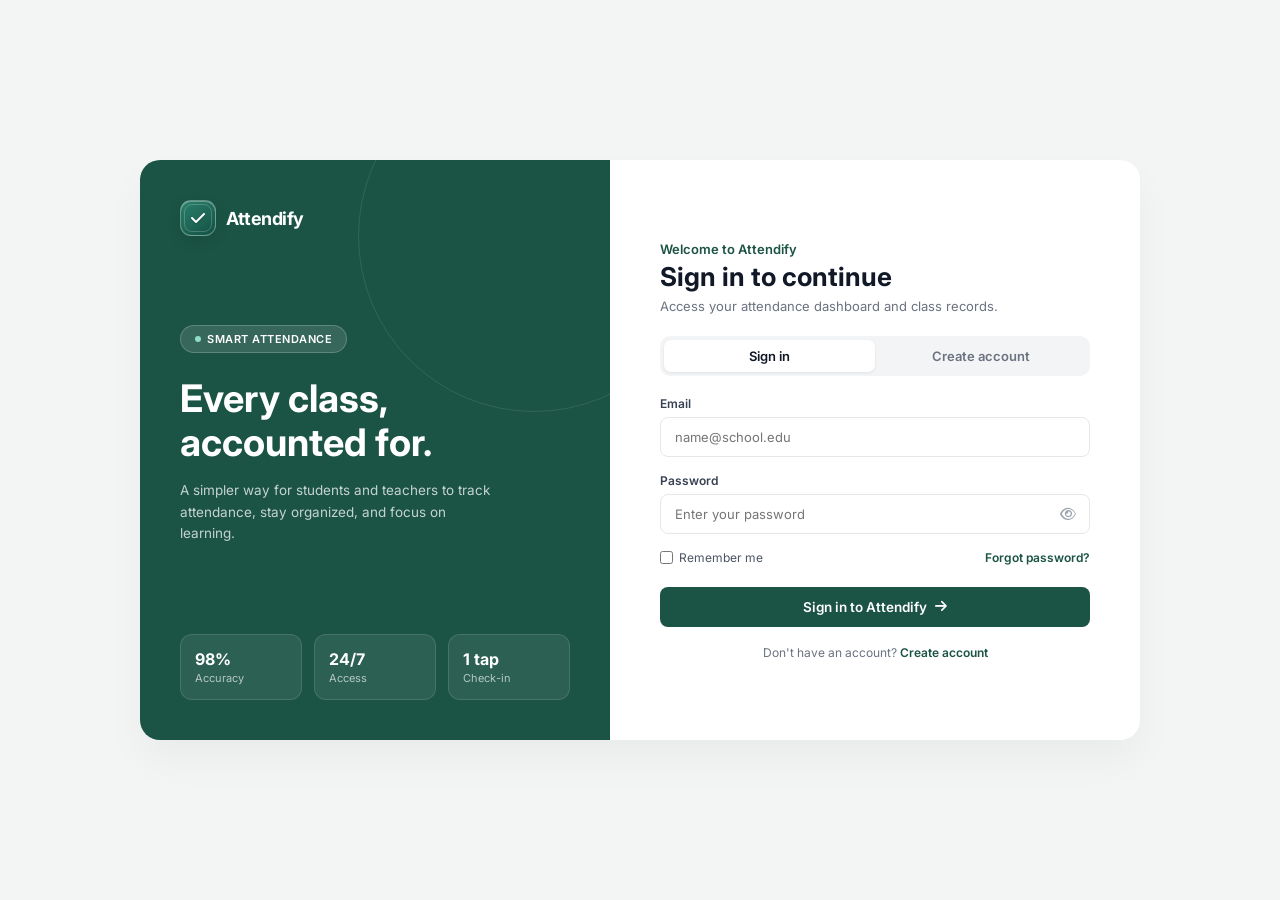
<file: index.html>
<!DOCTYPE html>
<html lang="en">
<head>
  <meta charset="UTF-8" />
  <meta name="viewport" content="width=device-width, initial-scale=1.0" />
  <meta http-equiv="refresh" content="0; url=System.OOP/index.html" />
  <title>Attendify</title>
</head>
<body>
  <p>Opening Attendify… <a href="System.OOP/index.html">Continue to the app</a></p>
</body>
</html>
</file>
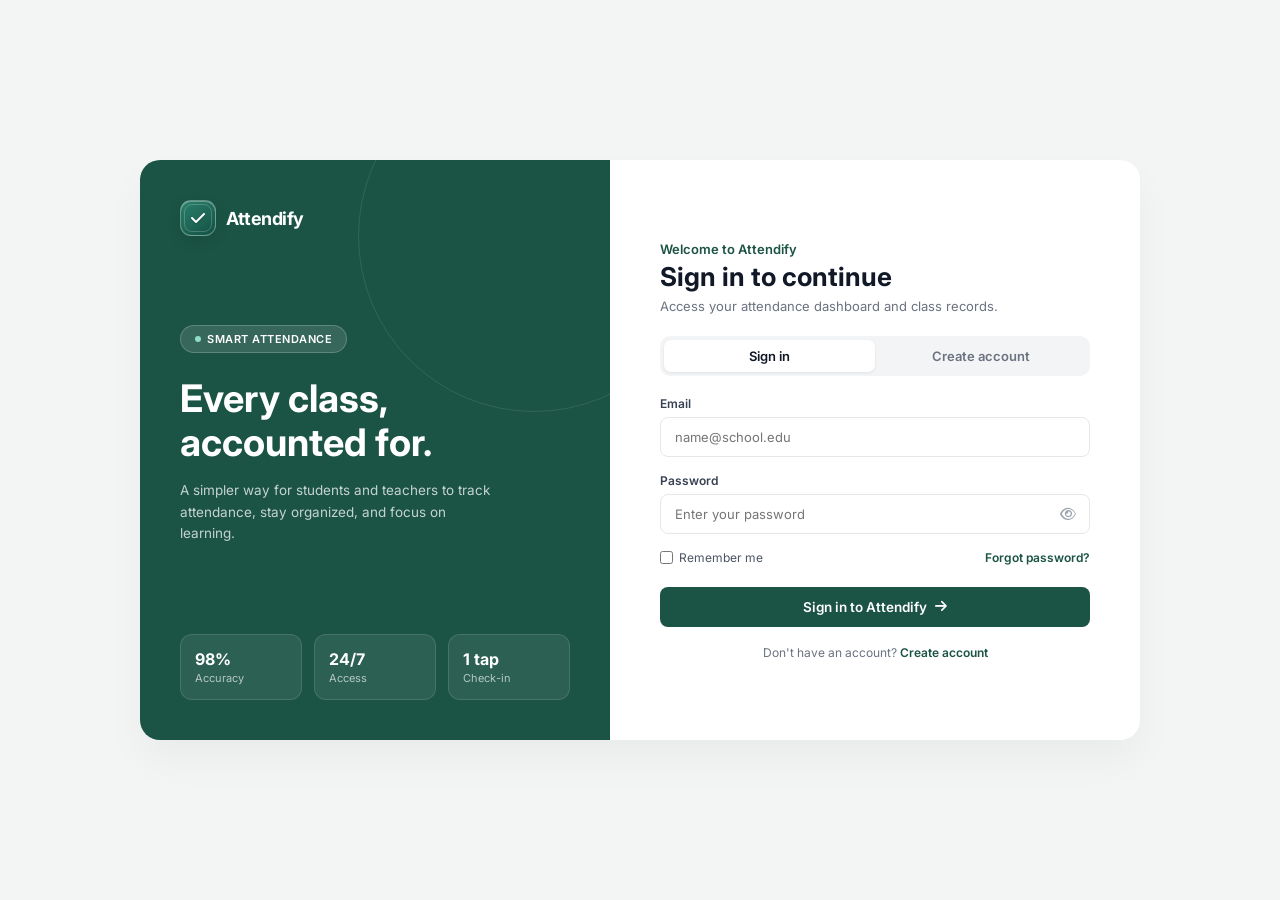
<file: System.OOP/index.html>
<!DOCTYPE html>
<html lang="en">
<head>
  <meta charset="UTF-8" />
  <meta name="viewport" content="width=device-width, initial-scale=1.0" />
  <title>Attendify - Sign In</title>
  <link rel="preconnect" href="https://fonts.googleapis.com">
  <link rel="preconnect" href="https://fonts.gstatic.com" crossorigin>
  <link href="https://fonts.googleapis.com/css2?family=Inter:wght@400;500;600;700&display=swap" rel="stylesheet">
  <link rel="stylesheet" href="https://cdnjs.cloudflare.com/ajax/libs/font-awesome/6.4.0/css/all.min.css">
  <link rel="stylesheet" href="style.css" />
</head>
<body class="auth-page">

  <div class="card-container">
    <!-- Left Hero Section -->
    <div class="left-panel">
      <div class="brand">
        <div class="brand-icon">
          <i class="fa-solid fa-check"></i>
        </div>
        <span class="brand-name">Attendify</span>
      </div>

      <div class="hero-content">
        <div class="badge">
          <span class="dot"></span> SMART ATTENDANCE
        </div>
        <h1>Every class,<br>accounted for.</h1>
        <p>A simpler way for students and teachers to track attendance, stay organized, and focus on learning.</p>
      </div>

      <div class="stats-grid">
        <div class="stat-card">
          <h3>98%</h3>
          <p>Accuracy</p>
        </div>
        <div class="stat-card">
          <h3>24/7</h3>
          <p>Access</p>
        </div>
        <div class="stat-card">
          <h3>1 tap</h3>
          <p>Check-in</p>
        </div>
      </div>
    </div>

    <!-- Right Form Section -->
    <div class="right-panel">
      <div class="form-header">
        <p class="welcome-tag">Welcome to Attendify</p>
        <h2>Sign in to continue</h2>
        <p class="subtitle">Access your attendance dashboard and class records.</p>
      </div>

      <div class="tab-switcher">
        <a href="index.html" class="tab-btn active">Sign in</a>
        <a href="signup.html" class="tab-btn">Create account</a>
      </div>

      <form id="login-form">
        <div class="input-group">
          <label for="email" id="email-label">Email</label>
          <input type="email" id="email" placeholder="name@school.edu" required />
        </div>

        <div class="input-group">
          <label for="password">Password</label>
          <div class="password-wrapper">
            <input type="password" id="password" placeholder="Enter your password" required />
            <i class="fa-regular fa-eye toggle-password" id="togglePassword"></i>
          </div>
        </div>

        <div class="form-options">
          <label class="remember-me">
            <input type="checkbox" />
            <span>Remember me</span>
          </label>
          <a href="#" class="forgot-pass">Forgot password?</a>
        </div>

        <button type="submit" class="submit-btn">
          Sign in to Attendify <i class="fa-solid fa-arrow-right"></i>
        </button>

        <p class="footer-text">
          Don't have an account? <a href="signup.html">Create account</a>
        </p>
      </form>
    </div>
  </div>

  <script src="script.js"></script>
</body>
</html>
</file>
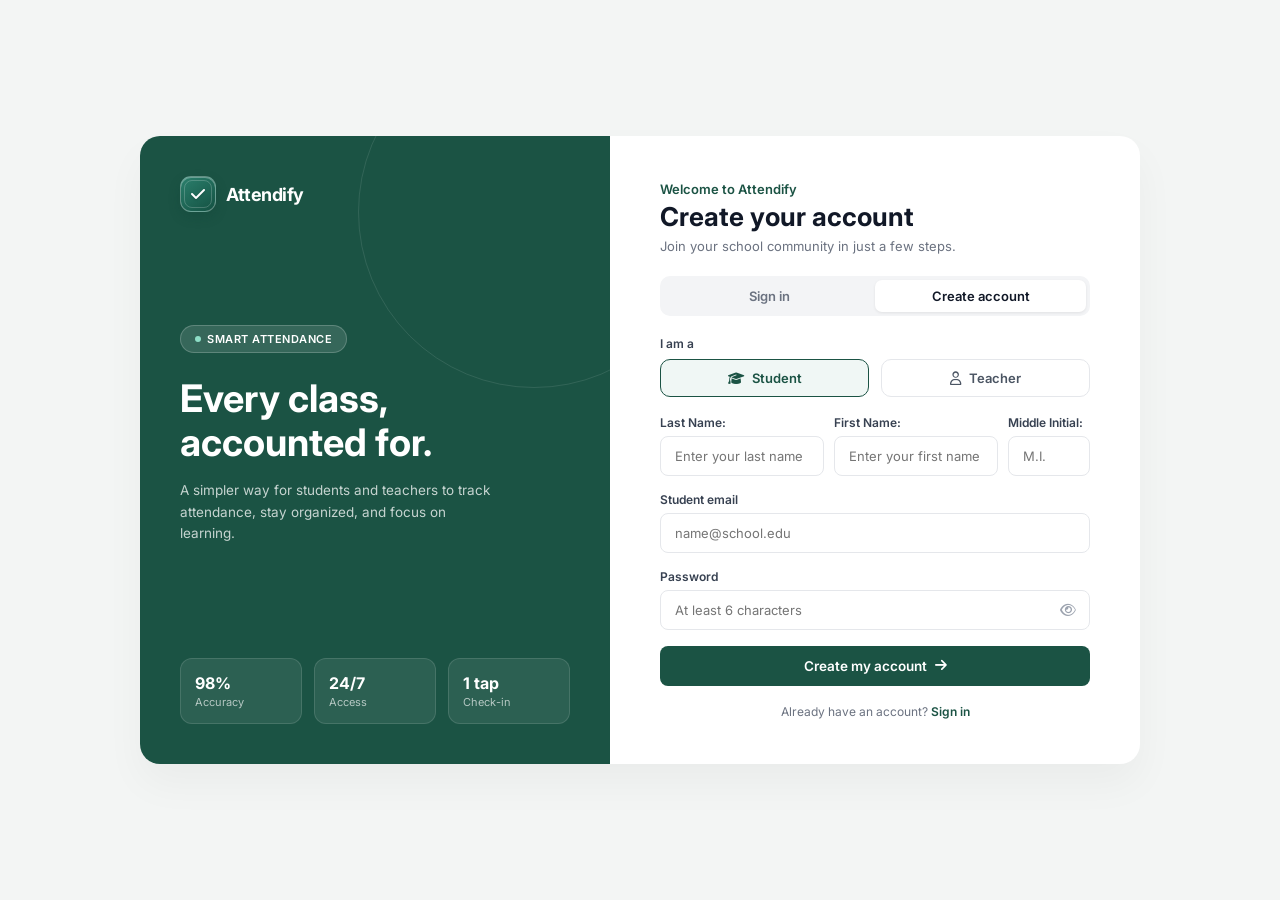
<file: System.OOP/signup.html>
<!DOCTYPE html>
<html lang="en">
<head>
  <meta charset="UTF-8" />
  <meta name="viewport" content="width=device-width, initial-scale=1.0" />
  <title>Attendify - Create Account</title>
  <link rel="preconnect" href="https://fonts.googleapis.com">
  <link rel="preconnect" href="https://fonts.gstatic.com" crossorigin>
  <link href="https://fonts.googleapis.com/css2?family=Inter:wght@400;500;600;700&display=swap" rel="stylesheet">
  <link rel="stylesheet" href="https://cdnjs.cloudflare.com/ajax/libs/font-awesome/6.4.0/css/all.min.css">
  <link rel="stylesheet" href="style.css" />
</head>
<body class="auth-page">

  <div class="card-container">
    <div class="left-panel">
      <div class="brand">
        <div class="brand-icon">
          <i class="fa-solid fa-check"></i>
        </div>
        <span class="brand-name">Attendify</span>
      </div>

      <div class="hero-content">
        <div class="badge">
          <span class="dot"></span> SMART ATTENDANCE
        </div>
        <h1>Every class,<br>accounted for.</h1>
        <p>A simpler way for students and teachers to track attendance, stay organized, and focus on learning.</p>
      </div>

      <div class="stats-grid">
        <div class="stat-card">
          <h3>98%</h3>
          <p>Accuracy</p>
        </div>
        <div class="stat-card">
          <h3>24/7</h3>
          <p>Access</p>
        </div>
        <div class="stat-card">
          <h3>1 tap</h3>
          <p>Check-in</p>
        </div>
      </div>
    </div>

    <div class="right-panel">
      <div class="form-header">
        <p class="welcome-tag">Welcome to Attendify</p>
        <h2>Create your account</h2>
        <p class="subtitle">Join your school community in just a few steps.</p>
      </div>

      <div class="tab-switcher">
        <a href="index.html" class="tab-btn">Sign in</a>
        <a href="signup.html" class="tab-btn active">Create account</a>
      </div>

      <form id="signup-form">
        <label class="input-label">I am a</label>
        <div class="role-selector">
          <button type="button" class="role-btn active" data-role="student">
            <i class="fa-solid fa-graduation-cap"></i> Student
          </button>
          <button type="button" class="role-btn" data-role="teacher">
            <i class="fa-regular fa-user"></i> Teacher
          </button>
        </div>

        <div class="name-grid">
          <div class="input-group">
            <label for="last-name">Last Name:</label>
            <input type="text" id="last-name" placeholder="Enter your last name" required />
          </div>
          <div class="input-group">
            <label for="first-name">First Name:</label>
            <input type="text" id="first-name" placeholder="Enter your first name" required />
          </div>
          <div class="input-group mi-group">
            <label for="middle-initial">Middle Initial:</label>
            <input type="text" id="middle-initial" placeholder="M.I." maxlength="3" />
          </div>
        </div>

        <div class="input-group">
          <label for="email" id="email-label">Student email</label>
          <input type="email" id="email" placeholder="name@school.edu" required />
        </div>

        <div class="input-group">
          <label for="password">Password</label>
          <div class="password-wrapper">
            <input type="password" id="password" placeholder="At least 6 characters" minlength="6" required />
            <i class="fa-regular fa-eye toggle-password" id="togglePassword"></i>
          </div>
        </div>

        <button type="submit" class="submit-btn">
          Create my account <i class="fa-solid fa-arrow-right"></i>
        </button>

        <p class="footer-text">
          Already have an account? <a href="index.html">Sign in</a>
        </p>
      </form>
    </div>
  </div>

  <script src="script.js"></script>
</body>
</html>
</file>
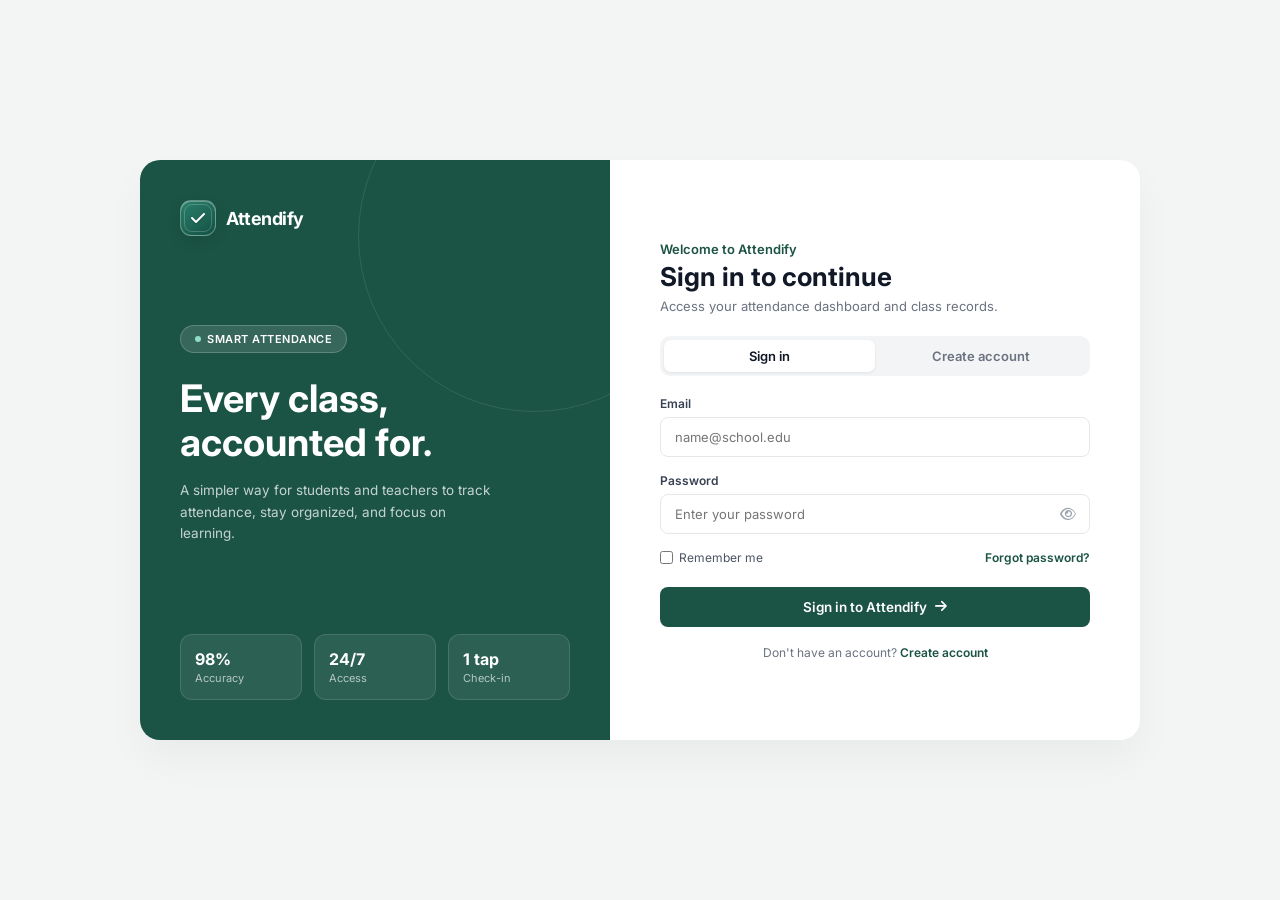
<file: System.OOP/studentdb/attendance.html>
<!DOCTYPE html>
<html lang="en">
<head>
  <meta charset="UTF-8" />
  <meta name="viewport" content="width=device-width, initial-scale=1.0" />
  <title>Attendify - Class Attendance</title>
  <link rel="preconnect" href="https://fonts.googleapis.com">
  <link rel="preconnect" href="https://fonts.gstatic.com" crossorigin>
  <link href="https://fonts.googleapis.com/css2?family=Inter:wght@400;500;600;700&display=swap" rel="stylesheet">
  <link rel="stylesheet" href="https://cdnjs.cloudflare.com/ajax/libs/font-awesome/6.4.0/css/all.min.css">
  <link rel="stylesheet" href="../style.css" />
</head>
<body class="dashboard-body student-attendance-page">
  <header class="navbar">
    <div class="nav-brand">
      <div class="brand-icon"><i class="fa-solid fa-check"></i></div>
      <span class="brand-name">Attendify</span>
    </div>
    <div class="user-nav">
      <div class="philippine-clock" aria-label="Philippine time">
        <span>PH TIME</span>
        <time id="philippine-time">--:--:--</time>
        <time id="philippine-date">---</time>
      </div>
      <div class="user-info">
        <span class="user-display-name" id="nav-user-name">Student</span>
        <span class="user-role-badge">Student</span>
      </div>
      <div class="user-avatar" id="user-avatar">ST</div>
      <button class="btn-signout" id="btn-signout">Sign out</button>
    </div>
  </header>

  <main class="dashboard-container">
    <a class="section-back-link" href="studentdb.html">
      <i class="fa-solid fa-arrow-left" aria-hidden="true"></i> Student dashboard
    </a>

    <div class="dashboard-header">
      <div>
        <p class="section-tag">YOUR CLASS</p>
        <h1 id="student-attendance-title">Class attendance</h1>
        <p class="subtitle" id="student-attendance-meta">View your attendance record by month.</p>
      </div>
    </div>

    <p class="student-attendance-empty" id="student-attendance-empty" role="status" hidden></p>

    <section class="student-attendance-card" id="student-attendance-content" aria-labelledby="student-calendar-month-title">
      <div class="student-attendance-topbar">
        <div>
          <p class="section-tag">ATTENDANCE CALENDAR</p>
          <h2 id="student-calendar-month-title" aria-live="polite"></h2>
        </div>
        <div class="student-calendar-controls" aria-label="Calendar month navigation">
          <button type="button" id="student-calendar-previous" aria-label="Previous month">
            <i class="fa-solid fa-chevron-left" aria-hidden="true"></i>
          </button>
          <button type="button" id="student-calendar-next" aria-label="Next month">
            <i class="fa-solid fa-chevron-right" aria-hidden="true"></i>
          </button>
        </div>
      </div>

      <div class="student-attendance-legend" aria-label="Attendance status legend">
        <span class="legend-item"><span class="legend-dot present"></span> Present</span>
        <span class="legend-item"><span class="legend-dot late"></span> Late</span>
        <span class="legend-item"><span class="legend-dot absent"></span> Absent</span>
      </div>

      <div class="calendar-wrapper">
        <div class="calendar-weekdays">
          <div>SUN</div>
          <div>MON</div>
          <div>TUE</div>
          <div>WED</div>
          <div>THU</div>
          <div>FRI</div>
          <div>SAT</div>
        </div>
        <div class="calendar-days-grid" id="student-calendar-days-grid" aria-live="polite"></div>
      </div>

      <p class="student-attendance-no-records" id="student-attendance-no-records" role="status" hidden>
        No attendance has been recorded for this class this month.
      </p>

      <div class="att-summary-box" aria-label="Monthly attendance totals">
        <div class="summary-col">
          <h4 class="text-present" id="student-summary-present">0</h4>
          <span>Present</span>
        </div>
        <div class="summary-divider"></div>
        <div class="summary-col">
          <h4 class="text-late" id="student-summary-late">0</h4>
          <span>Late</span>
        </div>
        <div class="summary-divider"></div>
        <div class="summary-col">
          <h4 class="text-absent" id="student-summary-absent">0</h4>
          <span>Absent</span>
        </div>
      </div>
    </section>
  </main>

  <script src="../script.js"></script>
</body>
</html>
</file>
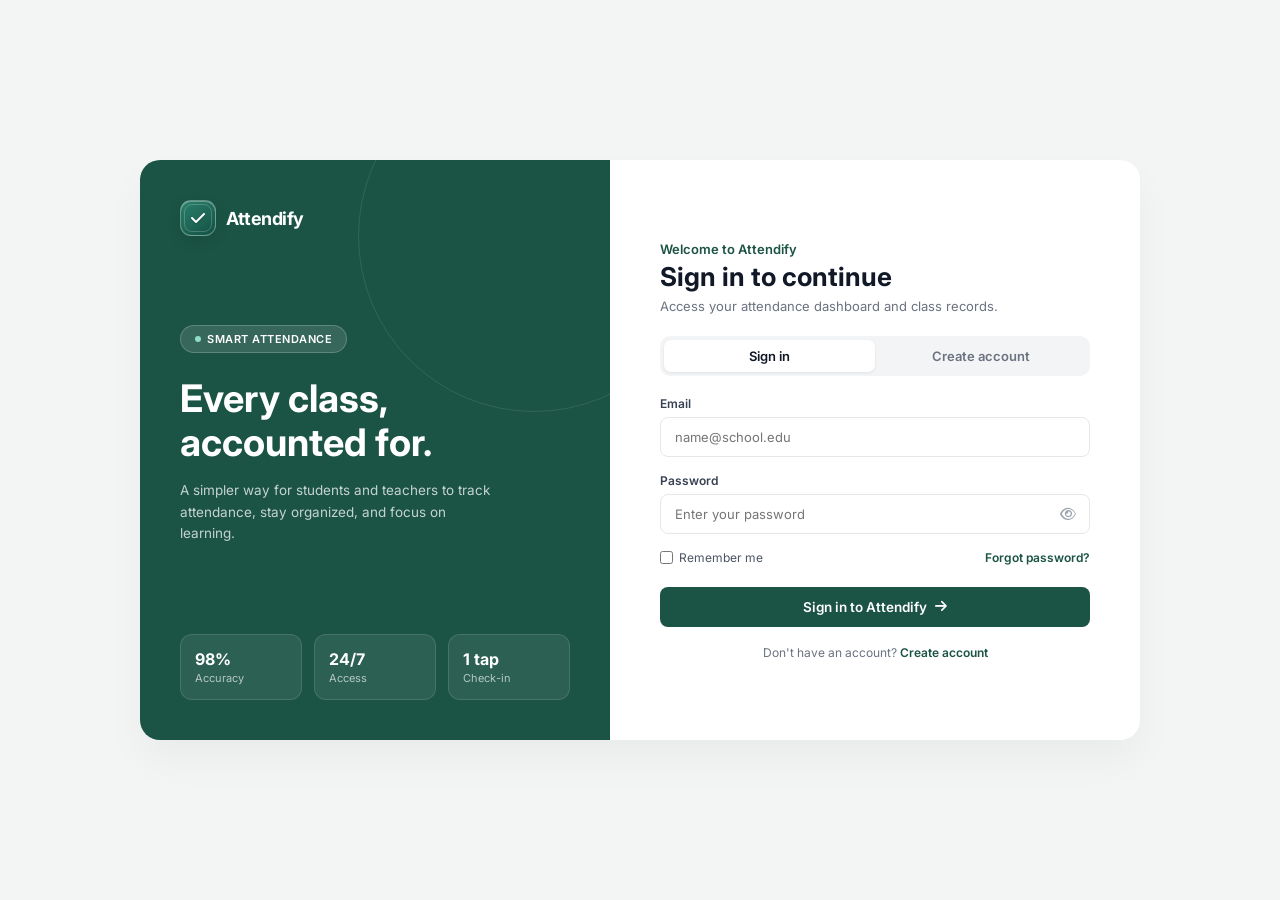
<file: System.OOP/studentdb/sectionst.html>
<!DOCTYPE html>
<html lang="en">
<head>
  <meta charset="UTF-8" />
  <meta name="viewport" content="width=device-width, initial-scale=1.0" />
  <title>Attendify - My Classes</title>
  <link rel="preconnect" href="https://fonts.googleapis.com">
  <link rel="preconnect" href="https://fonts.gstatic.com" crossorigin>
  <link href="https://fonts.googleapis.com/css2?family=Inter:wght@400;500;600;700&display=swap" rel="stylesheet">
  <link rel="stylesheet" href="https://cdnjs.cloudflare.com/ajax/libs/font-awesome/6.4.0/css/all.min.css">
  <link rel="stylesheet" href="../style.css" />
</head>
<body class="student-sections-page">
  <header class="navbar">
    <div class="nav-brand">
      <div class="brand-icon"><i class="fa-solid fa-check"></i></div>
      <span class="brand-name">Attendify</span>
    </div>
    <div class="user-nav">
      <div class="philippine-clock" aria-label="Philippine date and time">
        <span>PH TIME</span>
        <time id="philippine-time">--:--:--</time>
        <time id="philippine-date">---</time>
      </div>
      <div class="user-info">
        <span class="user-display-name" id="nav-user-name">Student</span>
        <span class="user-role-badge">Student</span>
      </div>
      <div class="user-avatar" id="user-avatar">ST</div>
      <button class="btn-signout" id="btn-signout">Sign out</button>
    </div>
  </header>

  <main class="student-sections-container">
    <a class="section-back-link" href="studentdb.html">
      <i class="fa-solid fa-arrow-left"></i> Student dashboard
    </a>
    <div class="student-sections-heading">
      <div>
        <p class="section-tag">Student dashboard</p>
        <h1>My classes</h1>
        <p class="subtitle">Your approved class enrollments and attendance records.</p>
      </div>
      <a class="btn-join-class" href="joinclass.html"><i class="fa-solid fa-plus"></i> Join a class</a>
    </div>
    <div class="student-sections-grid" id="student-sections-list" aria-live="polite"></div>
  </main>

  <script src="../script.js"></script>
</body>
</html>
</file>
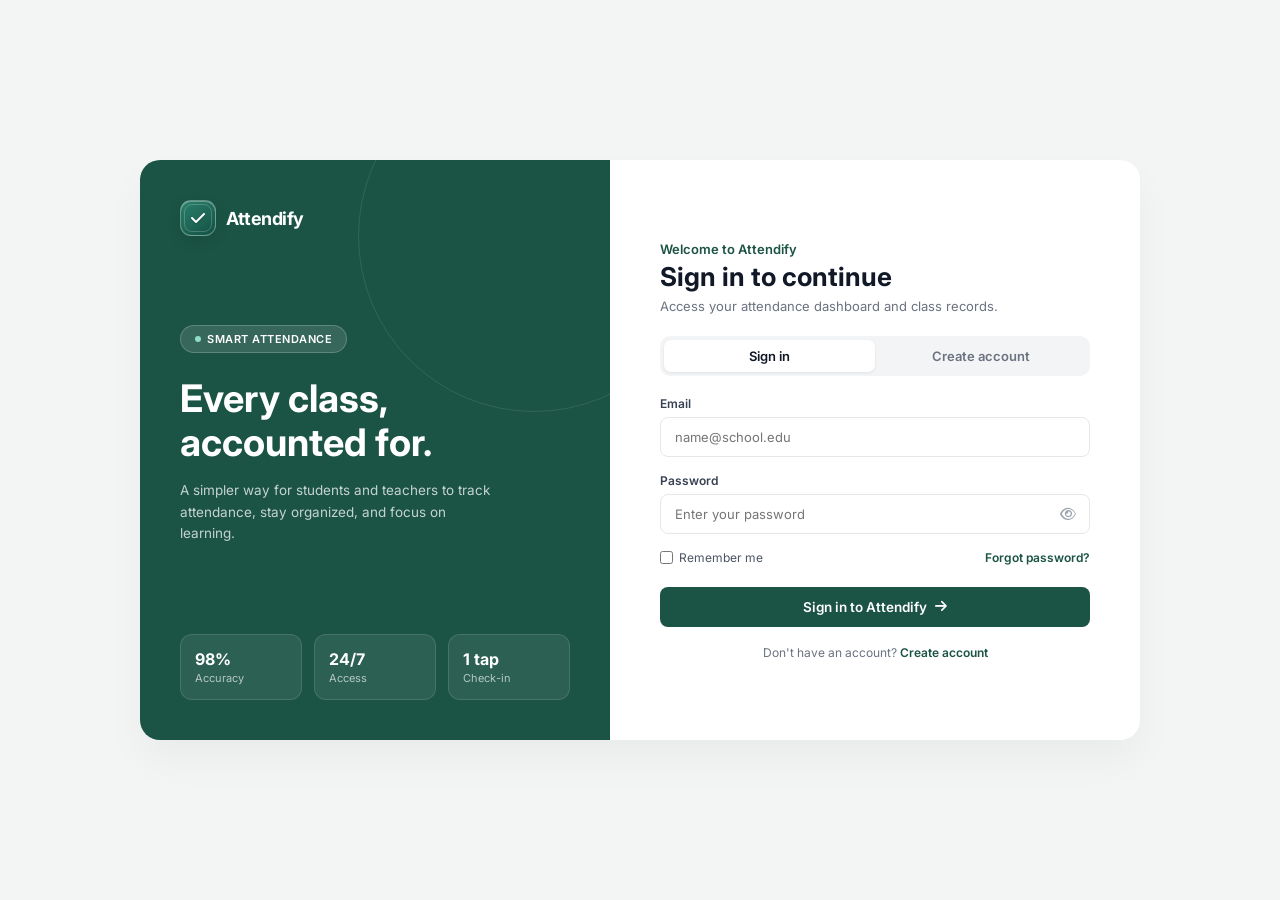
<file: System.OOP/studentdb/uploadphoto.html>
<!DOCTYPE html>
<html lang="en">
<head>
  <meta charset="UTF-8" />
  <meta name="viewport" content="width=device-width, initial-scale=1.0" />
  <title>Attendify - Upload Profile Picture</title>
  <link rel="preconnect" href="https://fonts.googleapis.com">
  <link rel="preconnect" href="https://fonts.gstatic.com" crossorigin>
  <link href="https://fonts.googleapis.com/css2?family=Inter:wght@400;500;600;700&display=swap" rel="stylesheet">
  <link rel="stylesheet" href="https://cdnjs.cloudflare.com/ajax/libs/font-awesome/6.4.0/css/all.min.css">
  <link rel="stylesheet" href="../style.css" />
</head>
<body class="dashboard-body">

  <!-- Top Navigation Bar -->
  <header class="navbar">
    <div class="nav-brand">
      <div class="brand-icon">
        <i class="fa-solid fa-check"></i>
      </div>
      <span class="brand-name">Attendify</span>
    </div>

    <div class="user-nav">
      <div class="user-info">
        <span class="user-display-name" id="nav-user-name">Student</span>
        <span class="user-role-badge">Student</span>
      </div>
      <div class="user-avatar" id="user-avatar">ST</div>
      <button class="btn-signout" id="btn-signout">Sign out</button>
    </div>
  </header>

  <!-- Upload Photo Card Section -->
  <div class="upload-page-container">
    <div class="upload-card">
      <a href="studentdb.html" class="modal-close-btn">&times;</a>

      <p class="modal-tag">PROFILE CUSTOMIZATION</p>
      <h2>Upload Profile Picture</h2>
      <p class="modal-sub">Choose a clear picture to display on your student pass and navigation header.</p>

      <form id="upload-photo-form">
        <!-- Preview Box -->
        <div class="photo-preview-area" id="photo-preview-box">
          <div class="preview-avatar" id="preview-avatar-circle">ST</div>
          <p class="preview-text">Click below to select an image from your device</p>
        </div>

        <input type="file" id="photo-file-input" accept="image/*" style="display: none;" />

        <div class="photo-action-buttons">
          <button type="button" class="role-btn" id="btn-select-photo">
            <i class="fa-solid fa-image"></i> Select Photo
          </button>
          <button type="submit" class="submit-btn" id="btn-save-photo" disabled>
            Save Profile Picture
          </button>
        </div>
      </form>
    </div>
  </div>

  <script src="../script.js"></script>
</body>
</html>
</file>
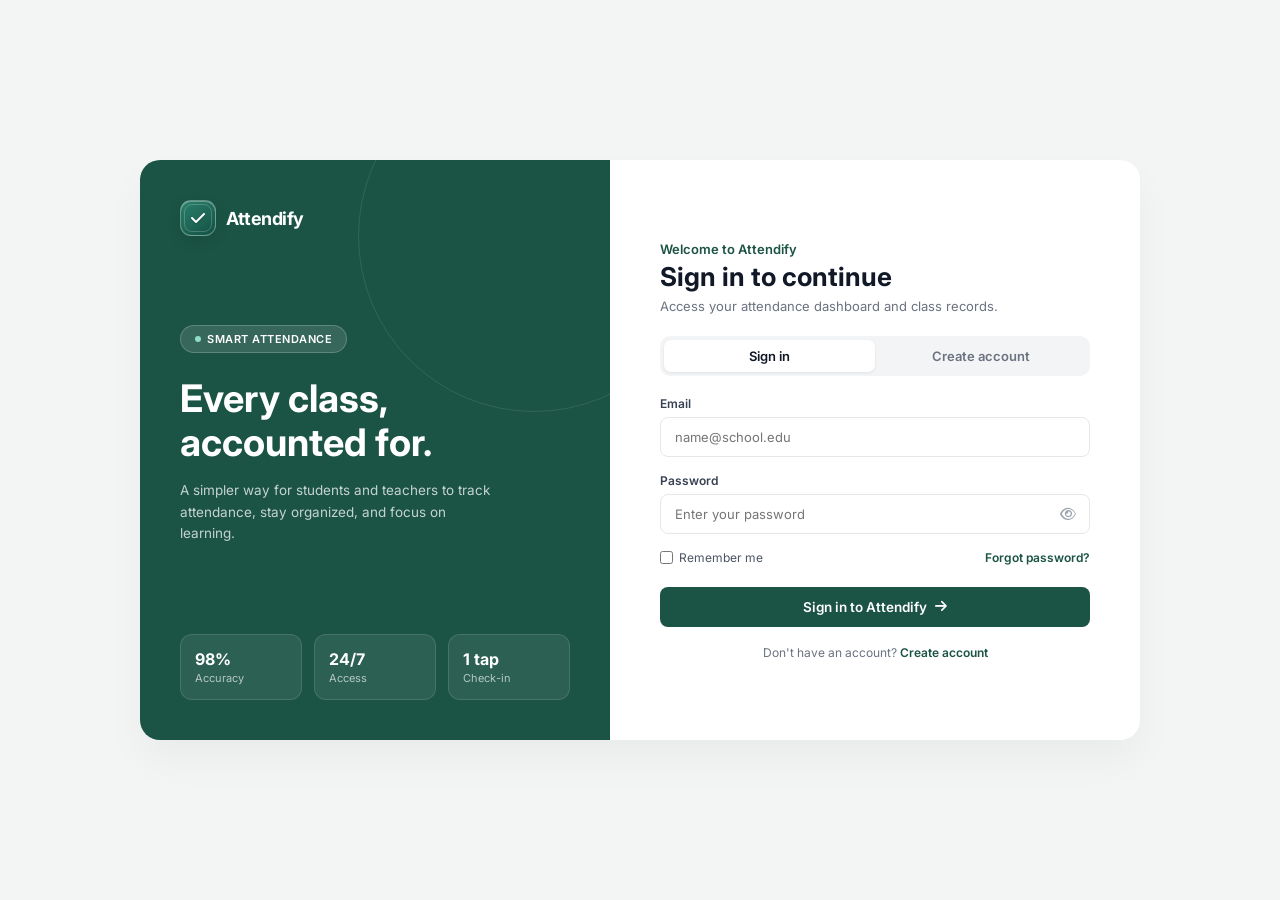
<file: System.OOP/teacherdb/createsec.html>
<!DOCTYPE html>
<html lang="en">
<head>
  <meta charset="UTF-8" />
  <meta name="viewport" content="width=device-width, initial-scale=1.0" />
  <title>Attendify - Create a Section</title>
  <link rel="preconnect" href="https://fonts.googleapis.com">
  <link rel="preconnect" href="https://fonts.gstatic.com" crossorigin>
  <link href="https://fonts.googleapis.com/css2?family=Inter:wght@400;500;600;700&display=swap" rel="stylesheet">
  <link rel="stylesheet" href="https://cdnjs.cloudflare.com/ajax/libs/font-awesome/6.4.0/css/all.min.css">
  <link rel="stylesheet" href="../style.css" />
</head>
<body class="teacher-dashboard-body">

  <!-- Background Teacher Dashboard -->
  <header class="navbar">
    <div class="nav-brand">
      <div class="brand-icon">
        <i class="fa-solid fa-check"></i>
      </div>
      <span class="brand-name">Attendify</span>
    </div>

    <div class="user-nav">
      <div class="user-info">
        <span class="user-display-name" id="nav-user-name">Teacher</span>
        <span class="user-role-badge">Teacher</span>
      </div>
      <div class="user-avatar" id="user-avatar">TC</div>
      <button class="btn-signout" id="btn-signout">Sign out</button>
    </div>
  </header>

  <main class="dashboard-container">
    <div class="dashboard-header">
      <div>
        <p class="section-tag">Teacher dashboard</p>
        <h1>Good morning, <span id="dash-first-name">Teacher</span>.</h1>
        <p class="subtitle">Choose a section to view and manage its attendance.</p>
      </div>
      <a href="createsec.html" class="btn-create-section" style="text-decoration: none;">
        <i class="fa-solid fa-plus"></i> Create section
      </a>
    </div>

    <div class="sections-toolbar">
      <div>
        <h3>My sections</h3>
        <p class="subtitle-sm"><span id="active-classes-count">4</span> active classes &middot; 2nd Semester</p>
      </div>
      <a href="#" class="view-archive-link">View archive</a>
    </div>

    <div class="sections-grid" id="sections-grid">
      <!-- Dynamic/Default sections load here -->
    </div>

    <div class="next-class-banner">
      <div class="next-class-left">
        <div class="clock-icon-box">
          <i class="fa-regular fa-clock"></i>
        </div>
        <div>
          <h5>Next class</h5>
          <p>Web Development Fundamentals &middot; Section A</p>
        </div>
      </div>
      <div class="next-class-right">
        <strong>Today, 9:00 AM</strong>
        <span>Lab 204</span>
      </div>
    </div>
  </main>

  <!-- Create Section Modal Overlay -->
  <div class="modal-overlay" id="create-section-modal">
    <div class="modal-card modal-card-wide">
      <a href="teacherdb.html" class="modal-close-btn">&times;</a>

      <p class="modal-tag">NEW FOLDER</p>
      <h2>Create a section</h2>
      <p class="modal-sub">A unique join code will be created for your students.</p>

      <form id="create-section-form">
        <div class="input-group">
          <label for="subject-name">Subject name</label>
          <input type="text" id="subject-name" placeholder="e.g. Human Computer Interaction" required />
        </div>

        <div class="two-col-grid">
          <div class="input-group">
            <label for="section-name">Section</label>
            <input type="text" id="section-name" placeholder="Section A" required />
          </div>
          <div class="input-group">
            <label for="course-code">Course code</label>
            <input type="text" id="course-code" placeholder="CS 204" required />
          </div>
        </div>

        <div class="input-group">
          <label for="schedule">Schedule</label>
          <input type="text" id="schedule" placeholder="Mon · Wed · 1:00 PM" required />
        </div>

        <div class="input-group">
          <label for="room">Room</label>
          <input type="text" id="room" placeholder="Room 205" required />
        </div>

        <div class="modal-footer-actions">
          <a href="teacherdb.html" class="btn-cancel">Cancel</a>
          <button type="submit" class="btn-create-submit">Create section</button>
        </div>
      </form>
    </div>
  </div>

  <script src="../script.js"></script>
</body>
</html>
</file>
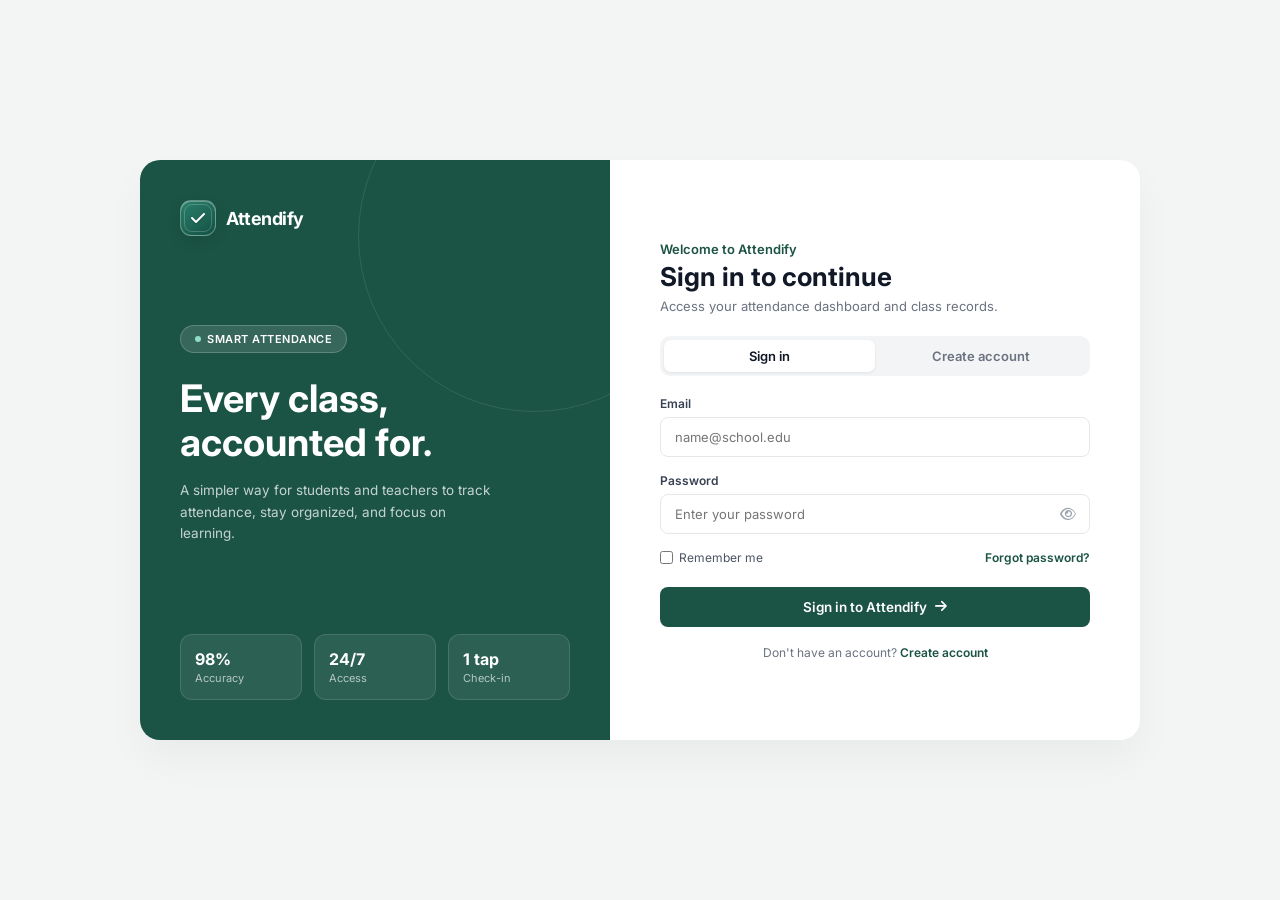
<file: System.OOP/teacherdb/studentatt.html>
<!DOCTYPE html>
<html lang="en">
<head>
  <meta charset="UTF-8" />
  <meta name="viewport" content="width=device-width, initial-scale=1.0" />
  <title>Attendify - Student Attendance Calendar</title>
  <link rel="preconnect" href="https://fonts.googleapis.com">
  <link rel="preconnect" href="https://fonts.gstatic.com" crossorigin>
  <link href="https://fonts.googleapis.com/css2?family=Inter:wght@400;500;600;700&display=swap" rel="stylesheet">
  <link rel="stylesheet" href="https://cdnjs.cloudflare.com/ajax/libs/font-awesome/6.4.0/css/all.min.css">
  <link rel="stylesheet" href="../style.css" />
</head>
<body class="teacher-dashboard-body">

  <!-- Top Navigation Bar -->
  <header class="navbar">
    <div class="nav-brand">
      <div class="brand-icon">
        <i class="fa-solid fa-check"></i>
      </div>
      <span class="brand-name">Attendify</span>
    </div>

    <div class="user-nav">
      <div class="user-info">
        <span class="user-display-name" id="nav-user-name">Teacher</span>
        <span class="user-role-badge">Teacher</span>
      </div>
      <div class="user-avatar" id="user-avatar">TC</div>
      <button class="btn-signout" id="btn-signout">Sign out</button>
    </div>
  </header>

  <!-- Blurred Background Section View -->
  <main class="dashboard-container">
    <div style="margin-bottom: 16px;">
      <a href="teacherdb.html" style="color: #6b7280; text-decoration: none; font-size: 13px; font-weight: 600;">
        <i class="fa-solid fa-arrow-left"></i> All sections
      </a>
    </div>

    <div class="dashboard-header">
      <div>
        <p class="section-tag" id="bg-section-code">CS 201 · Section B</p>
        <h1 id="bg-subject-title">Web Development Fundamentals</h1>
        <p class="subtitle" id="calendar-section-context">Monthly attendance record</p>
      </div>
      <button class="btn-join-class">
        <i class="fa-solid fa-plus"></i> Start attendance
      </button>
    </div>

    <!-- Banner Card -->
    <div class="student-pass-card" style="margin-bottom: 30px; padding: 28px 32px; flex-direction: column;">
      <div class="badge pass-badge" style="width: fit-content;">
        <span class="dot"></span> Class in progress
      </div>
      <h2 id="bg-banner-subject" style="font-size: 24px; margin-bottom: 16px;">Web Development Fundamentals</h2>
      <div style="display: flex; justify-content: space-between; border-top: 1px solid rgba(255,255,255,0.15); padding-top: 16px;">
        <div>
          <span style="font-size: 12px; opacity: 0.7;">Students</span>
          <h3 id="bg-students-count" style="font-size: 22px;">24</h3>
        </div>
        <div>
          <span style="font-size: 12px; opacity: 0.7;">Join code</span>
          <h3 id="bg-join-code" style="font-size: 18px;">WEB-B4M9</h3>
        </div>
      </div>
    </div>
  </main>

  <!-- Student Monthly Attendance Modal Overlay -->
  <div class="modal-overlay" id="student-att-modal">
    <div class="att-modal-card">
      <!-- Close Button -->
      <a href="javascript:history.back()" class="modal-close-btn" title="Close">&times;</a>

      <!-- Student Header Info -->
      <div class="att-student-header">
        <div class="att-student-avatar" id="modal-student-initials">MA</div>
        <div>
          <h3 id="modal-student-name">Mia Anderson</h3>
          <p id="modal-student-id">STU-2026-10428</p>
        </div>
      </div>

      <!-- Calendar Header & Legend -->
      <div class="att-calendar-topbar">
        <div class="att-calendar-month-navigation">
          <button type="button" id="teacher-calendar-previous" aria-label="Previous month">
            <i class="fa-solid fa-chevron-left" aria-hidden="true"></i>
          </button>
          <div>
            <p class="modal-tag">ATTENDANCE CALENDAR</p>
            <h2 id="calendar-month-title" aria-live="polite"></h2>
          </div>
          <button type="button" id="teacher-calendar-next" aria-label="Next month">
            <i class="fa-solid fa-chevron-right" aria-hidden="true"></i>
          </button>
        </div>

        <div class="att-legend">
          <span class="legend-item"><span class="legend-dot present"></span> Present</span>
          <span class="legend-item"><span class="legend-dot late"></span> Late</span>
          <span class="legend-item"><span class="legend-dot absent"></span> Absent</span>
        </div>
      </div>

      <!-- Monthly Calendar Grid -->
      <div class="calendar-wrapper">
        <div class="calendar-weekdays">
          <div>SUN</div>
          <div>MON</div>
          <div>TUE</div>
          <div>WED</div>
          <div>THU</div>
          <div>FRI</div>
          <div>SAT</div>
        </div>

        <div class="calendar-days-grid" id="calendar-days-grid">
          <!-- Days rendered dynamically via JS -->
        </div>
      </div>

      <!-- Bottom Summary Counts Card -->
      <div class="att-summary-box">
        <div class="summary-col">
          <h4 class="text-present" id="summary-present-count">0</h4>
          <span>Present</span>
        </div>
        <div class="summary-divider"></div>
        <div class="summary-col">
          <h4 class="text-late" id="summary-late-count">0</h4>
          <span>Late</span>
        </div>
        <div class="summary-divider"></div>
        <div class="summary-col">
          <h4 class="text-absent" id="summary-absent-count">0</h4>
          <span>Absent</span>
        </div>
      </div>
    </div>
  </div>

  <script src="../script.js"></script>
</body>
</html>
</file>
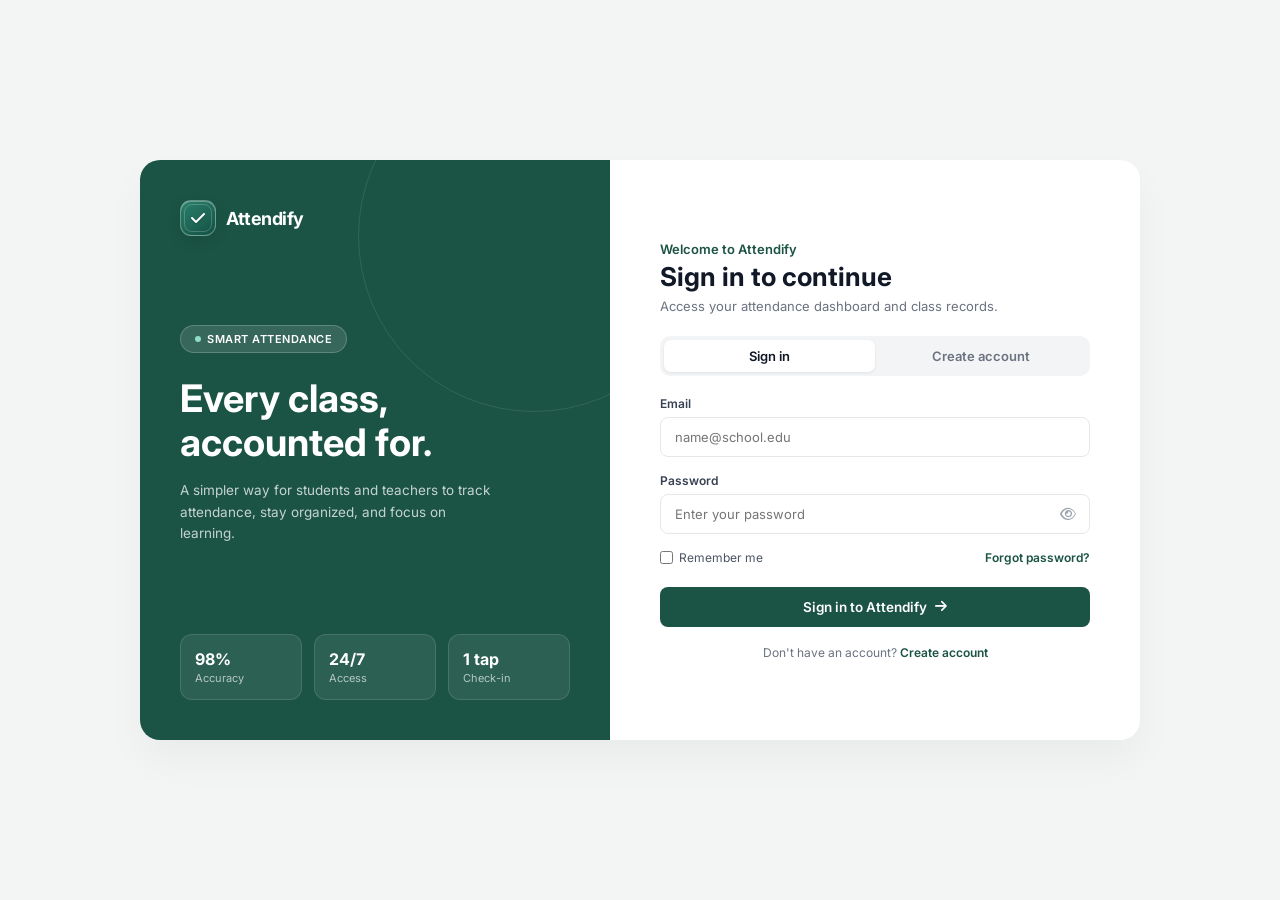
<file: System.OOP/teacherdb/teacherdb.html>
<!DOCTYPE html>
<html lang="en">
<head>
  <meta charset="UTF-8" />
  <meta name="viewport" content="width=device-width, initial-scale=1.0" />
  <title>Attendify - Teacher Dashboard</title>
  <link rel="preconnect" href="https://fonts.googleapis.com">
  <link rel="preconnect" href="https://fonts.gstatic.com" crossorigin>
  <link href="https://fonts.googleapis.com/css2?family=Inter:wght@400;500;600;700&display=swap" rel="stylesheet">
  <link rel="stylesheet" href="https://cdnjs.cloudflare.com/ajax/libs/font-awesome/6.4.0/css/all.min.css">
  <link rel="stylesheet" href="../style.css" />
</head>
<body class="teacher-dashboard-body">

  <!-- Top Navigation Bar -->
  <header class="navbar">
    <div class="nav-brand">
      <div class="brand-icon">
        <i class="fa-solid fa-check"></i>
      </div>
      <span class="brand-name">Attendify</span>
    </div>

    <div class="user-nav">
      <div class="philippine-clock" aria-label="Philippine time">
        <span>PH TIME</span>
        <time id="philippine-time">--:--:--</time>
        <time id="philippine-date">---</time>
      </div>
      <div class="user-info">
        <span class="user-display-name" id="nav-user-name">Teacher</span>
        <span class="user-role-badge">Teacher</span>
      </div>
      <div class="user-avatar" id="user-avatar">TC</div>
      <button class="btn-signout" id="btn-signout">Sign out</button>
    </div>
  </header>

  <!-- Main Dashboard Container -->
  <main class="dashboard-container">
    <!-- Greeting Header -->
    <div class="dashboard-header">
      <div>
        <p class="section-tag">Teacher dashboard</p>
        <h1>Good morning, <span id="dash-first-name">Teacher</span>.</h1>
        <p class="subtitle">Choose a section to view and manage its attendance.</p>
      </div>
      <a href="createsec.html" class="btn-create-section" id="btn-create-section" style="text-decoration: none;">
        <i class="fa-solid fa-plus"></i> Create section
      </a>
    </div>

    <!-- My Sections Header -->
    <div class="sections-toolbar">
      <div>
        <h3>My sections</h3>
        <p class="subtitle-sm"><span id="active-classes-count">0</span> active sections</p>
      </div>
      <a href="#" class="view-archive-link">View archive</a>
    </div>

    <!-- Folder-Style Section Cards Grid -->
    <div class="sections-grid" id="sections-grid"></div>

  </main>

  <script src="../script.js"></script>
</body>
</html>
</file>
<file: System.OOP/style.css>
* {
  margin: 0;
  padding: 0;
  box-sizing: border-box;
  font-family: 'Inter', sans-serif;
}

body {
  background-color: #f3f5f4;
  min-height: 100vh;
  display: flex;
  align-items: center;
  justify-content: center;
  padding: 20px;
}

.card-container {
  display: flex;
  width: 100%;
  max-width: 1000px;
  background: #ffffff;
  border-radius: 20px;
  overflow: hidden;
  box-shadow: 0 20px 40px rgba(0, 0, 0, 0.04);
  min-height: 580px;
}

.left-panel {
  flex: 1;
  background-color: #1b5344;
  color: #ffffff;
  padding: 40px;
  display: flex;
  flex-direction: column;
  justify-content: space-between;
  position: relative;
  overflow: hidden;
}

.left-panel::before {
  content: '';
  position: absolute;
  top: -100px;
  right: -100px;
  width: 350px;
  height: 350px;
  border: 1px solid rgba(255, 255, 255, 0.1);
  border-radius: 50%;
  pointer-events: none;
}

.brand {
  display: flex;
  align-items: center;
  gap: 10px;
  z-index: 1;
}

.brand-icon {
  position: relative;
  width: 36px;
  height: 36px;
  flex: 0 0 36px;
  overflow: hidden;
  background: linear-gradient(145deg, #2b806d 0%, #145142 100%);
  border: 1px solid rgba(255, 255, 255, 0.32);
  border-radius: 11px;
  color: #ffffff;
  display: flex;
  align-items: center;
  justify-content: center;
  font-size: 16px;
  box-shadow: 0 5px 12px rgba(13, 61, 49, 0.24), inset 0 1px 0 rgba(255, 255, 255, 0.3);
}

.brand-icon::after {
  position: absolute;
  inset: 3px;
  border: 1px solid rgba(255, 255, 255, 0.2);
  border-radius: 8px;
  content: '';
  pointer-events: none;
}

.brand-icon i {
  position: relative;
  z-index: 1;
  filter: drop-shadow(0 1px 1px rgba(0, 0, 0, 0.18));
}

.brand-name {
  font-size: 18px;
  font-weight: 700;
  letter-spacing: -0.45px;
}

.hero-content {
  z-index: 1;
  margin: 30px 0;
}

.badge {
  display: inline-flex;
  align-items: center;
  gap: 6px;
  background: rgba(255, 255, 255, 0.12);
  border: 1px solid rgba(255, 255, 255, 0.2);
  padding: 6px 14px;
  border-radius: 20px;
  font-size: 11px;
  font-weight: 600;
  letter-spacing: 0.5px;
  margin-bottom: 24px;
}

.dot {
  width: 6px;
  height: 6px;
  background-color: #8edec6;
  border-radius: 50%;
}

.hero-content h1 {
  font-size: 38px;
  line-height: 1.15;
  font-weight: 700;
  margin-bottom: 16px;
}

.hero-content p {
  color: rgba(255, 255, 255, 0.75);
  font-size: 13.5px;
  line-height: 1.6;
  max-width: 320px;
}

.stats-grid {
  display: flex;
  gap: 12px;
  z-index: 1;
}

.stat-card {
  flex: 1;
  background: rgba(255, 255, 255, 0.08);
  border: 1px solid rgba(255, 255, 255, 0.12);
  padding: 14px;
  border-radius: 12px;
}

.stat-card h3 {
  font-size: 16px;
  font-weight: 700;
}

.stat-card p {
  font-size: 11px;
  color: rgba(255, 255, 255, 0.65);
  margin-top: 2px;
}

.right-panel {
  flex: 1.1;
  padding: 45px 50px;
  display: flex;
  flex-direction: column;
  justify-content: center;
}

.welcome-tag {
  color: #1b5344;
  font-size: 13px;
  font-weight: 600;
  margin-bottom: 4px;
}

.form-header h2 {
  font-size: 26px;
  color: #111827;
  font-weight: 700;
}

.subtitle {
  color: #6b7280;
  font-size: 13px;
  margin-top: 6px;
  margin-bottom: 22px;
}

.tab-switcher {
  display: flex;
  background: #f3f4f6;
  padding: 4px;
  border-radius: 10px;
  margin-bottom: 20px;
}

.tab-btn {
  flex: 1;
  padding: 8px;
  border: none;
  background: transparent;
  color: #6b7280;
  font-size: 13px;
  font-weight: 600;
  border-radius: 7px;
  cursor: pointer;
  text-decoration: none;
  text-align: center;
  transition: all 0.2s ease;
}

.tab-btn.active {
  background: #ffffff;
  color: #111827;
  box-shadow: 0 1px 3px rgba(0, 0, 0, 0.08);
}

.input-label {
  display: block;
  font-size: 12px;
  font-weight: 600;
  color: #374151;
  margin-bottom: 8px;
}

.role-selector {
  display: flex;
  gap: 12px;
  margin-bottom: 18px;
}

.role-btn {
  flex: 1;
  display: flex;
  align-items: center;
  justify-content: center;
  gap: 8px;
  padding: 10px;
  border: 1px solid #e5e7eb;
  border-radius: 10px;
  background: #ffffff;
  color: #4b5563;
  font-size: 13px;
  font-weight: 600;
  cursor: pointer;
  transition: all 0.2s ease;
}

.role-btn.active {
  border-color: #1b5344;
  background: #f0f7f5;
  color: #1b5344;
}

.name-grid {
  display: flex;
  gap: 10px;
}

.name-grid .input-group {
  flex: 2;
}

.name-grid .input-group.mi-group {
  flex: 1;
}

.input-group {
  margin-bottom: 16px;
}

.input-group label {
  display: block;
  font-size: 12px;
  font-weight: 600;
  color: #374151;
  margin-bottom: 6px;
}

.input-group input {
  width: 100%;
  padding: 11px 14px;
  border: 1px solid #e5e7eb;
  border-radius: 8px;
  font-size: 13px;
  outline: none;
  color: #111827;
}

.input-group input:focus {
  border-color: #1b5344;
}

.password-wrapper {
  position: relative;
}

.toggle-password {
  position: absolute;
  right: 14px;
  top: 50%;
  transform: translateY(-50%);
  color: #9ca3af;
  cursor: pointer;
  font-size: 14px;
}

.form-options {
  display: flex;
  justify-content: space-between;
  align-items: center;
  font-size: 12px;
  margin-bottom: 22px;
}

.remember-me {
  display: flex;
  align-items: center;
  gap: 6px;
  color: #4b5563;
  cursor: pointer;
}

.forgot-pass {
  color: #1b5344;
  text-decoration: none;
  font-weight: 600;
}

.submit-btn {
  width: 100%;
  padding: 12px;
  background: #1b5344;
  color: white;
  border: none;
  border-radius: 8px;
  font-size: 13.5px;
  font-weight: 600;
  cursor: pointer;
  display: flex;
  align-items: center;
  justify-content: center;
  gap: 8px;
  transition: background 0.2s ease;
}

.submit-btn:hover {
  background: #144034;
}

.footer-text {
  text-align: center;
  font-size: 12px;
  color: #6b7280;
  margin-top: 18px;
}

.footer-text a {
  color: #1b5344;
  text-decoration: none;
  font-weight: 600;
}

@media (max-width: 760px) {
  body.auth-page {
    align-items: flex-start;
    padding: 16px;
  }

  .card-container {
    flex-direction: column;
    max-width: 520px;
    min-height: 0;
  }

  .left-panel {
    flex: none;
    padding: 28px 32px;
  }

  .hero-content {
    margin: 24px 0;
  }

  .right-panel {
    flex: none;
    padding: 36px 40px;
  }
}

@media (max-width: 520px) {
  body.auth-page {
    padding: 0;
    background: #ffffff;
  }

  .card-container {
    max-width: none;
    min-height: 100vh;
    border-radius: 0;
    box-shadow: none;
  }

  .left-panel {
    padding: 24px 22px 20px;
  }

  .hero-content {
    margin: 20px 0 0;
  }

  .badge {
    margin-bottom: 12px;
  }

  .hero-content h1 {
    font-size: 28px;
  }

  .hero-content p {
    max-width: 360px;
    font-size: 12.5px;
  }

  .stats-grid {
    display: none;
  }

  .right-panel {
    padding: 28px 22px 32px;
  }

  .form-header h2 {
    font-size: 22px;
  }

  .welcome-tag {
    font-size: 12px;
  }

  .subtitle {
    font-size: 12px;
  }

  .tab-btn,
  .role-btn {
    font-size: 12px;
  }

  .submit-btn {
    font-size: 13px;
  }

  .footer-text {
    font-size: 11px;
  }

  .tab-btn,
  .role-btn {
    min-height: 44px;
  }

  .input-group input {
    min-height: 48px;
    padding: 12px 14px;
    font-size: 16px;
  }

  .password-wrapper input {
    padding-right: 42px;
  }

  .submit-btn {
    min-height: 48px;
  }
}

/* Dashboard Styles */
body.dashboard-body {
  background-color: #f6f8f7;
  display: block;
  min-height: 100vh;
  padding: 0;
}

.navbar {
  background: #ffffff;
  padding: 16px 40px;
  display: flex;
  justify-content: space-between;
  align-items: center;
  border-bottom: 1px solid #e5e7eb;
}

.nav-brand {
  display: flex;
  align-items: center;
  gap: 10px;
}

.nav-brand .brand-name {
  color: #111827;
  font-weight: 700;
  font-size: 18px;
  letter-spacing: -0.45px;
}

.user-nav {
  display: flex;
  align-items: center;
  gap: 12px;
}

.philippine-clock {
  display: flex;
  min-width: 90px;
  flex-direction: column;
  align-items: flex-end;
  gap: 2px;
  margin-right: 4px;
  color: #35534a;
  font-variant-numeric: tabular-nums;
}

.philippine-clock span {
  color: #7b8581;
  font-size: 8px;
  font-weight: 700;
  letter-spacing: 0.08em;
}

.philippine-clock time {
  font-size: 11px;
  font-weight: 600;
  white-space: nowrap;
}

.philippine-clock #philippine-date {
  color: #7b8581;
  font-size: 9px;
  font-weight: 500;
}

.user-info {
  text-align: right;
  display: flex;
  flex-direction: column;
}

.user-display-name {
  font-size: 13px;
  font-weight: 700;
  color: #111827;
}

.user-role-badge {
  font-size: 11px;
  color: #6b7280;
}

.user-avatar {
  width: 34px;
  height: 34px;
  background-color: #d1fae5;
  color: #1b5344;
  font-weight: 700;
  font-size: 13px;
  border-radius: 50%;
  display: flex;
  align-items: center;
  justify-content: center;
}

.user-avatar img {
  width: 100%;
  height: 100%;
  border-radius: 50%;
  object-fit: cover;
}

.user-avatar-wrapper {
  position: relative;
  display: block;
  flex: 0 0 34px;
  width: 34px;
  height: 34px;
  border-radius: 50%;
}

.avatar-overlay {
  position: absolute;
  inset: 0;
  display: flex;
  align-items: center;
  justify-content: center;
  border-radius: 50%;
  background: rgb(17 24 39 / 55%);
  color: #ffffff;
  font-size: 13px;
  opacity: 0;
  pointer-events: none;
  transition: opacity 0.2s ease;
}

.user-avatar-wrapper:hover .avatar-overlay,
.user-avatar-wrapper:focus-visible .avatar-overlay {
  opacity: 1;
}

.btn-signout {
  background: #ffffff;
  border: 1px solid #e5e7eb;
  padding: 8px 16px;
  border-radius: 20px;
  font-size: 12px;
  font-weight: 600;
  color: #374151;
  cursor: pointer;
  transition: all 0.2s ease;
}

.btn-signout:hover {
  background: #f3f4f6;
}

.dashboard-container {
  max-width: 1120px;
  margin: 40px auto;
  padding: 0 20px;
}

.dashboard-header {
  display: flex;
  justify-content: space-between;
  align-items: flex-start;
  margin-bottom: 30px;
}

.section-tag {
  color: #1b5344;
  font-size: 13px;
  font-weight: 600;
  margin-bottom: 6px;
}

.dashboard-header h1 {
  font-size: 32px;
  color: #111827;
  font-weight: 700;
}

.btn-join-class {
  background: #1b5344;
  color: #ffffff;
  text-decoration: none;
  border: none;
  padding: 10px 20px;
  border-radius: 8px;
  font-size: 13px;
  font-weight: 600;
  cursor: pointer;
  display: flex;
  align-items: center;
  gap: 8px;
}

.btn-join-class:hover {
  background: #144034;
}

.dashboard-grid {
  display: grid;
  grid-template-columns: 1.8fr 1fr;
  gap: 24px;
  margin-bottom: 40px;
}

.student-pass-card {
  background-color: #1b5344;
  border-radius: 18px;
  color: #ffffff;
  display: flex;
  overflow: hidden;
  box-shadow: 0 10px 25px rgba(27, 83, 68, 0.15);
}

.pass-info-side {
  flex: 1.2;
  padding: 32px;
  display: flex;
  flex-direction: column;
  justify-content: space-between;
}

.pass-badge {
  margin-bottom: 16px;
}

.pass-field {
  margin-bottom: 16px;
}

.pass-field label {
  font-size: 12px;
  color: rgba(255, 255, 255, 0.65);
  display: block;
  margin-bottom: 4px;
}

.pass-field h2 {
  font-size: 26px;
  font-weight: 700;
}

.pass-field h3 {
  font-size: 18px;
  font-weight: 700;
  letter-spacing: 0.5px;
}

.pass-footer {
  font-size: 12px;
  color: rgba(255, 255, 255, 0.75);
  display: flex;
  align-items: center;
  gap: 6px;
  border-top: 1px solid rgba(255, 255, 255, 0.15);
  padding-top: 16px;
}

.pass-qr-side {
  flex: 1;
  background-color: #144034;
  padding: 32px 24px;
  display: flex;
  flex-direction: column;
  align-items: center;
  justify-content: center;
  text-align: center;
}

.qr-box {
  background: #ffffff;
  padding: 16px;
  border-radius: 14px;
  margin-bottom: 16px;
  display: flex;
  align-items: center;
  justify-content: center;
}

.qr-box img, .qr-box canvas {
  width: 140px !important;
  height: 140px !important;
}

.qr-title {
  font-size: 13px;
  font-weight: 700;
  margin-bottom: 2px;
}

.qr-sub {
  font-size: 11px;
  color: rgba(255, 255, 255, 0.65);
}

.qr-expand-button {
  display: flex;
  flex-direction: column;
  align-items: center;
  gap: 8px;
  padding: 0;
  border: 0;
  background: transparent;
  color: #1b5344;
  cursor: zoom-in;
}

.qr-expand-button:focus-visible {
  outline: 3px solid #68c2a8;
  outline-offset: 4px;
  border-radius: 6px;
}

.qr-expand-hint {
  font-size: 10px;
  font-weight: 600;
}

.student-qr-dialog {
  width: min(420px, calc(100vw - 32px));
  max-width: calc(100vw - 32px);
  max-height: calc(100vh - 32px);
  padding: 0;
  overflow: visible;
  border: 0;
  background: transparent;
}

.student-qr-dialog::backdrop {
  background: rgba(12, 30, 25, 0.72);
  backdrop-filter: blur(5px);
}

.student-qr-dialog-card {
  position: relative;
  max-height: calc(100vh - 32px);
  overflow-y: auto;
  padding: 38px 28px 30px;
  border: 1px solid #e1e9e5;
  border-radius: 20px;
  background: #ffffff;
  box-shadow: 0 24px 60px rgba(15, 23, 42, 0.28);
  text-align: center;
}

.student-qr-close {
  position: absolute;
  top: 14px;
  right: 14px;
  width: 34px;
  height: 34px;
  border: 0;
  border-radius: 50%;
  background: #f0f4f2;
  color: #53615d;
  font-size: 22px;
  cursor: pointer;
}

.student-qr-close:hover {
  background: #e2ebe6;
}

.student-qr-close:focus-visible {
  outline: 3px solid #68c2a8;
  outline-offset: 2px;
}

.student-qr-dialog-tag {
  margin-bottom: 8px;
  color: #1b695b;
  font-size: 10px;
  font-weight: 700;
  letter-spacing: 0.8px;
}

.student-qr-dialog-card h2 {
  max-width: 290px;
  margin: 0 auto;
  color: #17211e;
  font-size: 20px;
}

.student-qr-dialog-id {
  margin-top: 5px;
  color: #66736e;
  font-size: 13px;
  font-weight: 600;
}

.student-qr-large {
  display: flex;
  justify-content: center;
  margin: 22px 0 16px;
  padding: 12px;
  border: 1px solid #e7ece9;
  border-radius: 16px;
  background: #ffffff;
}

.student-qr-large img,
.student-qr-large canvas {
  width: min(260px, 68vw) !important;
  height: min(260px, 68vw) !important;
}

.student-qr-dialog-hint {
  color: #66736e;
  font-size: 12px;
  line-height: 1.5;
}

.dashboard-sidebar {
  display: flex;
  flex-direction: column;
  gap: 20px;
}

.dash-card {
  background: #ffffff;
  border: 1px solid #e5e7eb;
  border-radius: 16px;
  padding: 24px;
}

.dash-card-header {
  display: flex;
  justify-content: space-between;
  align-items: center;
  font-size: 13px;
  font-weight: 600;
  color: #374151;
  margin-bottom: 12px;
}

.icon-bubble {
  width: 28px;
  height: 28px;
  background: #ecfdf5;
  color: #10b981;
  border-radius: 50%;
  display: flex;
  align-items: center;
  justify-content: center;
  font-size: 12px;
}

.attendance-stat {
  font-size: 34px;
  font-weight: 700;
  color: #111827;
  margin-bottom: 12px;
}

.progress-bar {
  width: 100%;
  height: 8px;
  background: #e5e7eb;
  border-radius: 4px;
  overflow: hidden;
  margin-bottom: 12px;
}

.progress-fill {
  height: 100%;
  background-color: #1b5344;
  border-radius: 4px;
}

.stat-caption {
  font-size: 11px;
  color: #6b7280;
}

.profile-card h4 {
  font-size: 13px;
  font-weight: 700;
  color: #111827;
  margin-bottom: 14px;
}

.profile-upload-link {
  display: inline-flex;
  align-items: center;
  gap: 6px;
  margin-top: 10px;
  padding: 8px 12px;
  border-radius: 8px;
  background: #1b5344;
  color: #ffffff;
  font-size: 12px;
  font-weight: 600;
  text-decoration: none;
  transition: background-color 0.2s ease;
}

.profile-upload-link:hover {
  background: #144034;
}

.profile-upload-link:focus-visible {
  outline: 2px solid #1b5344;
  outline-offset: 2px;
}

.detail-row {
  display: flex;
  justify-content: space-between;
  align-items: center;
  font-size: 12px;
  padding: 8px 0;
}

.detail-row span {
  color: #6b7280;
}

.detail-row strong {
  color: #111827;
  font-weight: 600;
}

.classes-section h3 {
  font-size: 18px;
  color: #111827;
  font-weight: 700;
}

.student-classes-heading {
  display: flex;
  align-items: flex-end;
  justify-content: space-between;
  gap: 16px;
}

.student-classes-link {
  display: inline-flex;
  align-items: center;
  gap: 7px;
  color: #1b695b;
  font-size: 12px;
  font-weight: 600;
  text-decoration: none;
}

.student-classes-link:hover {
  text-decoration: underline;
}

.empty-classes-card {
  background: #ffffff;
  border: 1px dashed #d1d5db;
  border-radius: 16px;
  padding: 40px;
  text-align: center;
}

.empty-icon-box {
  width: 44px;
  height: 44px;
  background: #ecfdf5;
  color: #1b5344;
  border-radius: 10px;
  display: flex;
  align-items: center;
  justify-content: center;
  margin: 0 auto 12px;
  font-size: 18px;
}

.empty-classes-card h4 {
  font-size: 14px;
  color: #111827;
  font-weight: 600;
  margin-bottom: 4px;
}

.empty-classes-card p {
  font-size: 12px;
  color: #6b7280;
}

#my-classes-list {
  display: grid;
  grid-template-columns: repeat(auto-fit, minmax(230px, 1fr));
  gap: 16px;
  margin-top: 18px;
}

.student-class-card {
  padding: 18px;
  border: 1px solid #e5e7eb;
  border-radius: 14px;
  background: #ffffff;
  box-shadow: 0 3px 10px rgba(15, 23, 42, 0.03);
}

.student-class-card h4 {
  margin: 10px 0 8px;
  color: #111827;
  font-size: 14px;
  font-weight: 700;
}

.student-class-card p {
  margin-top: 5px;
  color: #6b7280;
  font-size: 12px;
}

.student-class-status {
  display: inline-flex;
  padding: 5px 9px;
  border-radius: 16px;
  background: #fff3e3;
  color: #a96312;
  font-size: 10px;
  font-weight: 600;
}

.student-class-status.is-enrolled {
  background: #eaf5ef;
  color: #26765e;
}

.student-class-card.is-pending {
  border-color: #f0dfc7;
}

.student-sections-page {
  display: block;
  min-height: 100vh;
  padding: 0;
  background: #f6f8f7;
}

.student-sections-container {
  width: min(100% - 40px, 1120px);
  margin: 34px auto 60px;
}

.student-sections-heading {
  display: flex;
  align-items: flex-end;
  justify-content: space-between;
  gap: 20px;
  margin-bottom: 24px;
}

.student-sections-heading h1 {
  margin-bottom: 7px;
  color: #111827;
  font-size: 30px;
}

.student-sections-grid {
  display: grid;
  grid-template-columns: repeat(auto-fit, minmax(260px, 1fr));
  gap: 18px;
}

.student-section-card {
  padding: 20px;
  border: 1px solid #e3e9e6;
  border-radius: 16px;
  background: #ffffff;
  box-shadow: 0 5px 16px rgba(15, 23, 42, 0.04);
}

.student-section-card-header {
  display: flex;
  align-items: center;
  justify-content: space-between;
  margin-bottom: 18px;
}

.student-section-icon {
  display: grid;
  width: 40px;
  height: 40px;
  place-items: center;
  border-radius: 11px;
  background: #e6f4ea;
  color: #1b5344;
}

.student-section-icon.olive {
  background: #f3f4e6;
  color: #5c6334;
}

.student-section-icon.slate {
  background: #e9eff4;
  color: #3b556e;
}

.student-section-card > .section-label {
  margin-bottom: 5px;
}

.student-section-card h2 {
  margin-bottom: 9px;
  color: #17211e;
  font-size: 17px;
  line-height: 1.35;
}

.student-section-meta {
  margin-top: 5px;
  color: #6b7280;
  font-size: 12px;
}

.student-section-attendance {
  margin-top: 18px;
  padding-top: 15px;
  border-top: 1px solid #edf0ef;
}

.student-section-attendance > strong {
  color: #34413b;
  font-size: 12px;
}

.student-section-attendance > p {
  margin-top: 7px;
  color: #6b7280;
  font-size: 11px;
}

.student-section-progress {
  height: 6px;
  margin-top: 12px;
  overflow: hidden;
  border-radius: 6px;
  background: #e8eeeb;
}

.student-section-progress span {
  display: block;
  height: 100%;
  border-radius: inherit;
  background: #5d9c78;
}

.student-section-rate {
  display: block;
  margin-top: 7px;
  color: #36775e;
  font-size: 10px;
  font-weight: 600;
}

@media (max-width: 900px) {
  .dashboard-grid {
    grid-template-columns: 1fr;
  }
  .student-pass-card {
    flex-direction: column;
  }
  .name-grid {
    flex-direction: column;
    gap: 0;
  }
}

/* Modal Overlay Styling */
.modal-overlay {
  position: fixed;
  top: 0;
  left: 0;
  width: 100vw;
  height: 100vh;
  background-color: rgba(15, 23, 42, 0.45);
  backdrop-filter: blur(4px);
  display: flex;
  align-items: center;
  justify-content: center;
  z-index: 1000;
  padding: 20px;
}

.modal-card {
  background: #ffffff;
  width: 100%;
  max-width: 440px;
  border-radius: 20px;
  padding: 32px;
  position: relative;
  box-shadow: 0 20px 40px rgba(0, 0, 0, 0.15);
  animation: modalFadeIn 0.25s ease-out;
}

@keyframes modalFadeIn {
  from {
    opacity: 0;
    transform: translateY(10px) scale(0.98);
  }
  to {
    opacity: 1;
    transform: translateY(0) scale(1);
  }
}

.modal-close-btn {
  position: absolute;
  top: 20px;
  right: 20px;
  width: 30px;
  height: 30px;
  border-radius: 50%;
  background: #f3f4f6;
  color: #6b7280;
  display: flex;
  align-items: center;
  justify-content: center;
  text-decoration: none;
  font-size: 18px;
  font-weight: 600;
  transition: all 0.2s ease;
}

.modal-close-btn:hover {
  background: #e5e7eb;
  color: #111827;
}

.modal-tag {
  color: #1b5344;
  font-size: 11px;
  font-weight: 700;
  letter-spacing: 0.8px;
  margin-bottom: 6px;
}

.modal-card h2 {
  font-size: 22px;
  color: #111827;
  font-weight: 700;
  margin-bottom: 6px;
}

.modal-sub {
  font-size: 13px;
  color: #6b7280;
  line-height: 1.5;
  margin-bottom: 24px;
}

.btn-modal-submit {
  margin-top: 8px;
}

.join-class-overlay {
  background:
    radial-gradient(circle at 18% 18%, rgba(84, 166, 139, 0.22), transparent 34%),
    rgba(13, 31, 26, 0.62);
  backdrop-filter: blur(7px);
}

.join-class-modal-card {
  max-width: 460px;
  max-height: calc(100vh - 40px);
  padding: 38px;
  overflow-x: hidden;
  overflow-y: auto;
  border: 1px solid rgba(255, 255, 255, 0.8);
  border-radius: 24px;
  box-shadow: 0 28px 80px rgba(10, 38, 30, 0.28);
}

.join-class-modal-card::before {
  position: absolute;
  top: -96px;
  right: -72px;
  width: 210px;
  height: 210px;
  border: 1px solid rgba(27, 83, 68, 0.08);
  border-radius: 50%;
  content: '';
  pointer-events: none;
}

.join-class-modal-card .modal-close-btn {
  z-index: 1;
  width: 36px;
  height: 36px;
  color: #64736d;
  text-decoration: none;
}

.join-class-modal-card .modal-close-btn:hover {
  background: #e7f2ed;
  color: #1b5344;
  transform: rotate(90deg);
}

.join-modal-icon {
  display: grid;
  width: 58px;
  height: 58px;
  margin-bottom: 22px;
  place-items: center;
  border: 1px solid #d6ebe2;
  border-radius: 18px;
  background: linear-gradient(145deg, #eff9f4, #dcefe6);
  color: #1b6954;
  font-size: 23px;
  box-shadow: 0 8px 18px rgba(27, 105, 84, 0.1);
}

.join-modal-tag {
  display: flex;
  align-items: center;
  gap: 8px;
  margin-bottom: 8px;
}

.join-modal-tag span {
  width: 7px;
  height: 7px;
  border-radius: 50%;
  background: #45a77f;
  box-shadow: 0 0 0 4px #e8f5ee;
}

.join-class-modal-card h2 {
  margin-bottom: 8px;
  font-size: 26px;
  letter-spacing: -0.7px;
}

.join-class-modal-card .modal-sub {
  max-width: 340px;
  margin-bottom: 20px;
  font-size: 14px;
  line-height: 1.65;
}

.join-modal-tip {
  display: flex;
  align-items: flex-start;
  gap: 10px;
  margin-bottom: 24px;
  padding: 12px 14px;
  border: 1px solid #e1eee7;
  border-radius: 12px;
  background: #f5faf7;
  color: #53665d;
  font-size: 12px;
  line-height: 1.5;
}

.join-modal-tip i {
  margin-top: 2px;
  color: #2d8a69;
}

.join-code-group {
  margin-bottom: 18px;
}

.join-code-group label {
  margin-bottom: 8px;
  color: #293a32;
  font-size: 13px;
}

.join-code-field {
  position: relative;
}

.join-code-field > i {
  position: absolute;
  top: 50%;
  left: 15px;
  z-index: 1;
  color: #729184;
  transform: translateY(-50%);
}

.join-code-field input {
  min-height: 52px;
  padding: 12px 15px 12px 43px;
  border: 1px solid #dce6e0;
  border-radius: 12px;
  background: #fbfdfc;
  font-size: 15px;
  font-weight: 600;
  letter-spacing: 0.08em;
  transition: border-color 0.2s ease, box-shadow 0.2s ease, background 0.2s ease;
}

.join-code-field input::placeholder {
  color: #a4b2ab;
  font-size: 14px;
  font-weight: 500;
  letter-spacing: 0.04em;
}

.join-code-field input:focus {
  border-color: #3a9072;
  background: #ffffff;
  box-shadow: 0 0 0 4px rgba(58, 144, 114, 0.12);
  outline: none;
}

.join-code-hint {
  margin-top: 7px;
  color: #8a9690;
  font-size: 11px;
}

.join-class-modal-card .btn-modal-submit {
  display: flex;
  min-height: 50px;
  align-items: center;
  justify-content: center;
  gap: 10px;
  border-radius: 12px;
  box-shadow: 0 8px 16px rgba(27, 83, 68, 0.18);
  transition: background 0.2s ease, box-shadow 0.2s ease, transform 0.2s ease;
}

.join-class-modal-card .btn-modal-submit:hover {
  background: #144034;
  box-shadow: 0 11px 20px rgba(27, 83, 68, 0.23);
  transform: translateY(-1px);
}

.join-class-modal-card .btn-modal-submit i {
  font-size: 13px;
  transition: transform 0.2s ease;
}

.join-class-modal-card .btn-modal-submit:hover i {
  transform: translateX(3px);
}

@media (max-width: 520px) {
  .join-class-modal-card {
    padding: 30px 24px;
    border-radius: 20px;
  }

  .join-class-modal-card h2 {
    font-size: 23px;
  }
}

.cal-status-time {
  font-size: 9px;
  font-weight: 600;
  line-height: 1.2;
  white-space: nowrap;
}

.cal-cell.status-present .cal-status-time {
  color: #1b5344;
}

.cal-cell.status-late .cal-status-time {
  color: #b45309;
}

.cal-cell.status-absent .cal-status-time {
  color: #b91c1c;
}

/* Upload Photo Page Layout */
.upload-page-container {
  display: flex;
  align-items: center;
  justify-content: center;
  min-height: calc(100vh - 80px);
  padding: 20px;
}

.upload-card {
  background: #ffffff;
  width: 100%;
  max-width: 480px;
  border-radius: 20px;
  padding: 36px;
  position: relative;
  box-shadow: 0 20px 40px rgba(0, 0, 0, 0.06);
  border: 1px solid #e5e7eb;
}

.photo-preview-area {
  display: flex;
  flex-direction: column;
  align-items: center;
  justify-content: center;
  padding: 30px;
  border: 2px dashed #d1d5db;
  border-radius: 16px;
  background: #f9fafb;
  margin-bottom: 24px;
  text-align: center;
}

.preview-avatar {
  width: 110px;
  height: 110px;
  border-radius: 50%;
  background-color: #d1fae5;
  color: #1b5344;
  font-weight: 700;
  font-size: 32px;
  display: flex;
  align-items: center;
  justify-content: center;
  overflow: hidden;
  margin-bottom: 14px;
  box-shadow: 0 4px 12px rgba(0, 0, 0, 0.08);
}

.preview-avatar img {
  width: 100%;
  height: 100%;
  object-fit: cover;
}

.preview-text {
  font-size: 12px;
  color: #6b7280;
}

.photo-action-buttons {
  display: flex;
  gap: 12px;
}

.photo-action-buttons button {
  flex: 1;
}

.photo-action-buttons button:disabled {
  opacity: 0.5;
  cursor: not-allowed;
}

/* Teacher Dashboard Base */
body.teacher-dashboard-body {
  background-color: #f6f8f7;
  display: block;
  min-height: 100vh;
  padding: 0;
}

.btn-create-section {
  background: #ffffff;
  color: #111827;
  border: 1px solid #e5e7eb;
  padding: 10px 18px;
  border-radius: 10px;
  font-size: 13px;
  font-weight: 600;
  cursor: pointer;
  display: flex;
  align-items: center;
  gap: 8px;
  box-shadow: 0 1px 2px rgba(0, 0, 0, 0.04);
  transition: all 0.2s ease;
}

.btn-create-section:hover {
  background: #f9fafb;
  border-color: #d1d5db;
}

/* Sections Toolbar */
.sections-toolbar {
  display: flex;
  justify-content: space-between;
  align-items: flex-end;
  margin-bottom: 24px;
}

.sections-toolbar h3 {
  font-size: 16px;
  font-weight: 700;
  color: #111827;
}

.subtitle-sm {
  font-size: 12px;
  color: #6b7280;
  margin-top: 2px;
}

.view-archive-link {
  font-size: 12.5px;
  font-weight: 600;
  color: #1b5344;
  text-decoration: none;
}

.view-archive-link:hover {
  text-decoration: underline;
}

/* Folder-Style Section Cards Grid */
.sections-grid {
  display: grid;
  grid-template-columns: repeat(3, 1fr);
  gap: 24px;
  margin-bottom: 32px;
}

.folder-card {
  position: relative;
  padding-top: 12px;
  cursor: pointer;
  transition: transform 0.2s ease;
}

.folder-card:hover {
  transform: translateY(-2px);
}

/* Top-left folder tab protrusion */
.folder-tab {
  position: absolute;
  top: 0;
  left: 0;
  width: 115px;
  height: 22px;
  background: #ffffff;
  border: 1px solid #e5e7eb;
  border-bottom: none;
  border-top-left-radius: 14px;
  border-top-right-radius: 14px;
  z-index: 1;
}

.folder-body {
  position: relative;
  background: #ffffff;
  border: 1px solid #e5e7eb;
  border-radius: 16px;
  border-top-left-radius: 0;
  padding: 22px 24px;
  box-shadow: 0 4px 12px rgba(0, 0, 0, 0.02);
  z-index: 2;
}

/* Hide seam between tab and body */
.folder-body::before {
  content: '';
  position: absolute;
  top: -2px;
  left: 0;
  width: 113px;
  height: 4px;
  background: #ffffff;
}

.folder-top {
  display: flex;
  justify-content: space-between;
  align-items: center;
  margin-bottom: 18px;
}

.folder-icon {
  width: 38px;
  height: 38px;
  border-radius: 10px;
  display: flex;
  align-items: center;
  justify-content: center;
  font-size: 15px;
}

.folder-icon.green {
  background-color: #e6f4ea;
  color: #1b5344;
}

.folder-icon.olive {
  background-color: #f3f4e6;
  color: #5c6334;
}

.folder-icon.slate {
  background-color: #e9eff4;
  color: #3b556e;
}

.folder-actions {
  display: flex;
  align-items: center;
  gap: 10px;
}

.course-pill {
  background: #f3f4f6;
  color: #4b5563;
  font-size: 11px;
  font-weight: 600;
  padding: 4px 10px;
  border-radius: 20px;
}

.btn-delete-section {
  background: transparent;
  border: none;
  color: #dc2626;
  font-size: 13px;
  cursor: pointer;
  padding: 4px;
  opacity: 0.75;
  transition: opacity 0.2s ease;
}

.btn-delete-section:hover {
  opacity: 1;
}

.teacher-dialog-overlay {
  position: fixed;
  inset: 0;
  z-index: 1100;
  display: flex;
  align-items: center;
  justify-content: center;
  padding: 20px;
  background: rgba(15, 23, 42, 0.5);
  backdrop-filter: blur(5px);
  animation: modalFadeIn 0.18s ease-out;
}

.teacher-dialog {
  width: 100%;
  max-width: 430px;
  padding: 30px;
  border: 1px solid #e5e7eb;
  border-radius: 20px;
  background: #ffffff;
  box-shadow: 0 24px 60px rgba(15, 23, 42, 0.2);
  text-align: center;
}

.teacher-dialog-icon {
  display: grid;
  width: 52px;
  height: 52px;
  margin: 0 auto 18px;
  place-items: center;
  border-radius: 16px;
  background: #ecfdf5;
  color: #1b5344;
  font-size: 20px;
}

.teacher-dialog-icon.is-destructive {
  background: #fef2f2;
  color: #dc2626;
}

.teacher-dialog-title {
  margin-bottom: 8px;
  color: #111827;
  font-size: 20px;
  font-weight: 700;
}

.teacher-dialog-message {
  color: #6b7280;
  font-size: 13px;
  line-height: 1.6;
  overflow-wrap: anywhere;
}

.teacher-dialog-actions {
  display: flex;
  justify-content: center;
  gap: 10px;
  margin-top: 26px;
}

.teacher-dialog-actions button {
  min-height: 42px;
  padding: 0 16px;
  border: 1px solid transparent;
  border-radius: 10px;
  font: inherit;
  font-size: 13px;
  font-weight: 600;
  cursor: pointer;
  transition: background-color 0.2s ease, border-color 0.2s ease, transform 0.2s ease;
}

.teacher-dialog-actions button:hover {
  transform: translateY(-1px);
}

.teacher-dialog-cancel {
  border-color: #e5e7eb !important;
  background: #ffffff;
  color: #374151;
}

.teacher-dialog-cancel:hover {
  background: #f9fafb;
}

.teacher-dialog-confirm {
  background: #1b5344;
  color: #ffffff;
}

.teacher-dialog-confirm:hover {
  background: #144034;
}

.teacher-dialog-confirm.is-destructive {
  background: #dc2626;
}

.teacher-dialog-confirm.is-destructive:hover {
  background: #b91c1c;
}

.teacher-dialog-actions button:focus-visible {
  outline: 3px solid rgba(27, 83, 68, 0.25);
  outline-offset: 2px;
}

.section-label {
  font-size: 11px;
  font-weight: 700;
  color: #1b5344;
  letter-spacing: 0.6px;
  margin-bottom: 4px;
}

.course-title {
  font-size: 15.5px;
  font-weight: 700;
  color: #111827;
  margin-bottom: 6px;
}

.course-schedule {
  font-size: 12px;
  color: #6b7280;
  margin-bottom: 18px;
}

.folder-footer {
  border-top: 1px solid #f3f4f6;
  padding-top: 14px;
  font-size: 12px;
  color: #6b7280;
}

/* Bottom Next Class Banner */
.next-class-banner {
  background: #ffffff;
  border: 1px solid #e5e7eb;
  border-radius: 16px;
  padding: 18px 24px;
  display: flex;
  justify-content: space-between;
  align-items: center;
  box-shadow: 0 2px 8px rgba(0, 0, 0, 0.02);
}

.next-class-left {
  display: flex;
  align-items: center;
  gap: 14px;
}

.clock-icon-box {
  width: 38px;
  height: 38px;
  background-color: #ecfdf5;
  color: #1b5344;
  border-radius: 10px;
  display: flex;
  align-items: center;
  justify-content: center;
  font-size: 15px;
}

.next-class-left h5 {
  font-size: 13.5px;
  font-weight: 700;
  color: #111827;
  margin-bottom: 2px;
}

.next-class-left p {
  font-size: 12px;
  color: #6b7280;
}

.next-class-right {
  text-align: right;
  display: flex;
  flex-direction: column;
}

.next-class-right strong {
  font-size: 13px;
  font-weight: 700;
  color: #111827;
  margin-bottom: 2px;
}

.next-class-right span {
  font-size: 12px;
  color: #6b7280;
}

/* Responsive Teacher Grid */
@media (max-width: 960px) {
  .sections-grid {
    grid-template-columns: repeat(2, 1fr);
  }
}

@media (max-width: 640px) {
  .navbar {
    padding: 12px 16px;
  }
  .user-nav {
    gap: 8px;
  }
  .philippine-clock {
    min-width: auto;
  }
  .philippine-clock span {
    font-size: 7px;
  }
  .philippine-clock time {
    font-size: 10px;
  }
  .philippine-clock #philippine-date {
    font-size: 8px;
  }
  .sections-grid {
    grid-template-columns: 1fr;
  }
  .next-class-banner {
    flex-direction: column;
    align-items: flex-start;
    gap: 12px;
  }
  .next-class-right {
    text-align: left;
  }
}

/* Create Section Modal Additions */
.modal-card-wide {
  max-width: 480px;
}

.two-col-grid {
  display: grid;
  grid-template-columns: 1fr 1fr;
  gap: 14px;
}

.modal-footer-actions {
  display: flex;
  justify-content: flex-end;
  align-items: center;
  gap: 10px;
  margin-top: 24px;
}

.btn-cancel {
  background: #ffffff;
  border: 1px solid #e5e7eb;
  color: #374151;
  padding: 10px 18px;
  border-radius: 8px;
  font-size: 13px;
  font-weight: 600;
  text-decoration: none;
  transition: all 0.2s ease;
}

.btn-cancel:hover {
  background: #f9fafb;
  border-color: #d1d5db;
}

.btn-create-submit {
  background: #1b5344;
  color: #ffffff;
  border: none;
  padding: 10px 20px;
  border-radius: 8px;
  font-size: 13px;
  font-weight: 600;
  cursor: pointer;
  transition: background 0.2s ease;
}

.btn-create-submit:hover {
  background: #144034;
}

@media (max-width: 480px) {
  .two-col-grid {
    grid-template-columns: 1fr;
    gap: 0;
  }
}

.section-details-page {
  display: block;
  min-height: 100vh;
  padding: 0;
  background: #f3f5f4;
}

.section-detail-container {
  width: min(100% - 40px, 920px);
  margin: 34px auto 60px;
}

.section-back-link {
  display: inline-flex;
  min-height: 38px;
  align-items: center;
  gap: 9px;
  margin-bottom: 20px;
  padding: 0 13px 0 10px;
  border: 1px solid #dfe8e3;
  border-radius: 11px;
  background: linear-gradient(180deg, #ffffff 0%, #f8fbf9 100%);
  color: #35534a;
  font-size: 12px;
  font-weight: 600;
  text-decoration: none;
  box-shadow: 0 2px 5px rgba(27, 83, 68, 0.05);
  transition: color 0.2s ease, background 0.2s ease, border-color 0.2s ease, box-shadow 0.2s ease, transform 0.2s ease;
}

.section-back-link i {
  display: grid;
  width: 23px;
  height: 23px;
  place-items: center;
  border-radius: 7px;
  background: #eaf3ef;
  color: #1b695b;
  transition: transform 0.2s ease, background 0.2s ease, color 0.2s ease;
}

.section-back-link:hover {
  transform: translateY(-1px);
  border-color: #b9d5c9;
  background: #f0f7f3;
  color: #174f42;
  box-shadow: 0 5px 12px rgba(27, 83, 68, 0.1);
}

.section-back-link:hover i {
  transform: translateX(-2px);
  background: #1b695b;
  color: #ffffff;
}

.section-back-link:focus-visible {
  outline: 3px solid rgba(27, 105, 91, 0.22);
  outline-offset: 3px;
}

.section-detail-heading {
  display: flex;
  align-items: flex-end;
  justify-content: space-between;
  gap: 20px;
  margin-bottom: 24px;
}

.section-detail-eyebrow {
  margin-bottom: 8px;
  color: #1b7a68;
  font-size: 12px;
  font-weight: 600;
}

.section-detail-heading h1 {
  margin-bottom: 8px;
  color: #111827;
  font-size: clamp(24px, 4vw, 30px);
  line-height: 1.2;
}

.section-detail-subtitle {
  color: #6b7280;
  font-size: 13px;
}

.section-detail-actions {
  position: relative;
  display: flex;
  flex: 0 0 auto;
  align-items: center;
  gap: 10px;
}

.section-delete-button,
.attendance-primary-button {
  display: inline-flex;
  min-height: 42px;
  align-items: center;
  justify-content: center;
  gap: 8px;
  border-radius: 10px;
  font-size: 13px;
  font-weight: 600;
  cursor: pointer;
  transition: background-color 0.2s ease, transform 0.2s ease;
}

.section-delete-button {
  width: 42px;
  border: 1px solid #ead3d3;
  background: #ffffff;
  color: #b94a48;
}

.section-delete-button:hover {
  background: #fef2f2;
}

.attendance-primary-button {
  padding: 0 18px;
  border: 0;
  background: #1b695b;
  color: #ffffff;
  box-shadow: 0 5px 12px rgba(27, 105, 91, 0.16);
}

.attendance-primary-button:hover {
  transform: translateY(-1px);
  background: #155648;
}

.attendance-primary-button.is-active {
  background: #b45309;
}

.attendance-primary-button.is-active:hover {
  background: #92400e;
}

.section-summary-card,
.attendance-table-card {
  overflow: hidden;
  border: 1px solid #e1e7e4;
  border-radius: 18px;
  background: #ffffff;
  box-shadow: 0 10px 28px rgba(15, 23, 42, 0.04);
}

.section-summary-header {
  position: relative;
  display: flex;
  min-height: 132px;
  align-items: center;
  justify-content: space-between;
  gap: 28px;
  overflow: hidden;
  padding: 24px;
  background: #1b5b4f;
  color: #ffffff;
}

.section-summary-header::after {
  position: absolute;
  top: -90px;
  right: -24px;
  width: 190px;
  height: 190px;
  border: 1px solid rgba(255, 255, 255, 0.12);
  border-radius: 50%;
  box-shadow: 0 0 0 24px rgba(255, 255, 255, 0.025), 0 0 0 48px rgba(255, 255, 255, 0.02);
  content: '';
  pointer-events: none;
}

.section-summary-header > div {
  position: relative;
  z-index: 1;
}

.section-live-badge {
  display: inline-flex;
  align-items: center;
  gap: 7px;
  margin-bottom: 15px;
  padding: 6px 10px;
  border-radius: 20px;
  background: rgba(255, 255, 255, 0.13);
  color: #e8f4ef;
  font-size: 10px;
  font-weight: 600;
}

.section-live-badge > span:first-child {
  width: 7px;
  height: 7px;
  border-radius: 50%;
  background: #a7d978;
}

.section-summary-meta {
  margin-bottom: 5px;
  color: rgba(255, 255, 255, 0.7);
  font-size: 12px;
}

.section-summary-header h2 {
  font-size: 21px;
  line-height: 1.3;
}

.section-summary-details {
  display: flex;
  gap: 24px;
}

.section-summary-details div {
  display: flex;
  flex-direction: column;
  gap: 6px;
}

.section-summary-details span {
  color: rgba(255, 255, 255, 0.65);
  font-size: 11px;
}

.section-summary-details strong {
  color: #ffffff;
  font-size: 12px;
  font-weight: 600;
}

.section-summary-stats {
  display: grid;
  grid-template-columns: repeat(4, 1fr);
}

.section-summary-stats > div {
  display: flex;
  min-height: 68px;
  flex-direction: column;
  justify-content: center;
  gap: 5px;
  padding: 12px 18px;
  border-right: 1px solid #edf0ef;
}

.section-summary-stats > div:last-child {
  border-right: 0;
}

.section-summary-stats span {
  color: #7b8581;
  font-size: 11px;
}

.section-summary-stats strong {
  color: #17211e;
  font-size: 18px;
}

.section-summary-stats .stat-present {
  color: #1b7a68;
}

.section-summary-stats .stat-late {
  color: #b66b16;
}

.section-summary-stats .stat-absent {
  color: #b94a48;
}

.join-requests-toggle {
  display: inline-flex;
  min-height: 38px;
  align-items: center;
  gap: 8px;
  padding: 0 11px;
  border: 1px solid #dfe6e2;
  border-radius: 9px;
  background: #ffffff;
  color: #35534a;
  font-size: 11px;
  font-weight: 600;
  cursor: pointer;
  transition: background-color 0.2s ease, border-color 0.2s ease;
}

.join-requests-toggle:hover,
.join-requests-toggle[aria-expanded="true"] {
  border-color: #b7d2c8;
  background: #f2f8f5;
}

.join-requests-toggle > .join-request-count {
  min-width: 20px;
  padding: 3px 6px;
  border-radius: 12px;
  background: #fff3e3;
  color: #a96312;
  text-align: center;
}

.join-requests-card {
  position: absolute;
  top: calc(100% + 10px);
  right: 0;
  z-index: 20;
  width: min(390px, calc(100vw - 32px));
  overflow: hidden;
  border: 1px solid #e1e7e4;
  border-radius: 18px;
  background: #ffffff;
  box-shadow: 0 18px 42px rgba(15, 23, 42, 0.16);
}

.join-requests-card[hidden] {
  display: none;
}

.join-requests-heading {
  display: flex;
  align-items: center;
  justify-content: space-between;
  gap: 16px;
  padding: 18px 20px;
  border-bottom: 1px solid #edf0ef;
}

.join-requests-heading h2 {
  margin-bottom: 5px;
  color: #18211e;
  font-size: 14px;
}

.join-requests-heading p {
  color: #7b8581;
  font-size: 11px;
}

.join-request-count {
  flex: 0 0 auto;
  padding: 6px 10px;
  border-radius: 20px;
  background: #fff3e3;
  color: #a96312;
  font-size: 11px;
  font-weight: 600;
}

.join-request-list {
  padding: 0 20px;
}

.join-request-empty {
  padding: 18px 0;
  color: #7b8581;
  font-size: 12px;
}

.join-request-item {
  display: flex;
  align-items: center;
  justify-content: space-between;
  gap: 16px;
  padding: 14px 0;
  border-bottom: 1px solid #edf0ef;
}

.join-request-item:last-child {
  border-bottom: 0;
}

.join-request-student {
  display: flex;
  min-width: 0;
  align-items: center;
  gap: 10px;
}

.join-request-student > span:last-child {
  min-width: 0;
}

.join-request-student strong,
.join-request-student small {
  display: block;
  overflow: hidden;
  text-overflow: ellipsis;
  white-space: nowrap;
}

.join-request-student strong {
  margin-bottom: 3px;
  color: #202a26;
  font-size: 12px;
}

.join-request-student small {
  color: #89938f;
  font-size: 10px;
}

.join-request-actions {
  display: flex;
  flex: 0 0 auto;
  gap: 8px;
}

.join-request-actions button {
  min-height: 34px;
  padding: 0 12px;
  border: 1px solid #dfe6e2;
  border-radius: 8px;
  background: #ffffff;
  color: #46534d;
  font-size: 11px;
  font-weight: 600;
  cursor: pointer;
}

.join-request-actions .join-request-approve {
  border-color: #1b695b;
  background: #1b695b;
  color: #ffffff;
}

.join-request-actions .join-request-approve:hover {
  background: #155648;
}

.join-request-actions .join-request-reject {
  color: #a34747;
}

.join-request-actions .join-request-reject:hover {
  background: #fef2f2;
}

.attendance-table-card {
  margin-top: 20px;
}

.attendance-table-toolbar {
  display: flex;
  align-items: center;
  justify-content: space-between;
  gap: 16px;
  padding: 18px 20px;
}

.attendance-table-toolbar h2 {
  margin-bottom: 5px;
  color: #18211e;
  font-size: 14px;
}

.attendance-table-toolbar p {
  color: #7b8581;
  font-size: 11px;
}

.attendance-table-filters {
  display: flex;
  align-items: center;
  gap: 10px;
}

.attendance-search {
  display: flex;
  width: 190px;
  height: 38px;
  align-items: center;
  gap: 9px;
  padding: 0 11px;
  border: 1px solid #dfe6e2;
  border-radius: 9px;
  color: #86918d;
}

.attendance-search:focus-within,
.attendance-table-filters select:focus {
  border-color: #3a8778;
  outline: 2px solid rgba(58, 135, 120, 0.12);
}

.attendance-search input {
  width: 100%;
  border: 0;
  outline: 0;
  color: #26332e;
  font-size: 12px;
}

.attendance-search input::placeholder {
  color: #9aa39f;
}

.attendance-table-filters select {
  height: 38px;
  padding: 0 28px 0 11px;
  border: 1px solid #dfe6e2;
  border-radius: 9px;
  background: #ffffff;
  color: #4b5853;
  font-size: 12px;
}

.attendance-table-scroll {
  overflow-x: auto;
}

.attendance-table {
  width: 100%;
  border-collapse: collapse;
  text-align: left;
}

.attendance-table thead {
  background: #f8faf9;
}

.attendance-table th {
  padding: 12px 14px;
  border-top: 1px solid #edf0ef;
  border-bottom: 1px solid #edf0ef;
  color: #7b8581;
  font-size: 10px;
  font-weight: 600;
  letter-spacing: 0.04em;
  text-transform: uppercase;
  white-space: nowrap;
}

.attendance-table td {
  padding: 12px 14px;
  border-bottom: 1px solid #edf0ef;
  color: #48534f;
  font-size: 12px;
  white-space: nowrap;
}

.attendance-table tbody tr:last-child td {
  border-bottom: 0;
}

.student-identity {
  display: flex;
  min-width: 180px;
  align-items: center;
  gap: 10px;
}

.student-identity-link {
  display: flex;
  align-items: center;
  gap: 10px;
  color: inherit;
  text-decoration: none;
}

.student-identity-link:focus-visible {
  border-radius: 6px;
  outline: 2px solid #347b6d;
  outline-offset: 3px;
}

.student-initials {
  display: grid;
  width: 32px;
  height: 32px;
  flex: 0 0 32px;
  place-items: center;
  border-radius: 50%;
  background: #e7f1ed;
  color: #347b6d;
  font-size: 10px;
  font-weight: 700;
}

.student-identity strong,
.student-identity small {
  display: block;
}

.student-identity strong {
  margin-bottom: 3px;
  color: #202a26;
  font-size: 12px;
}

.student-identity small {
  color: #89938f;
  font-size: 9px;
}

.attendance-present-count {
  color: #1b7a68 !important;
  font-weight: 600;
}

.attendance-late-count {
  color: #b66b16 !important;
}

.attendance-absent-count {
  color: #b94a48 !important;
}

.attendance-rate-cell,
.attendance-rate-overall {
  display: flex;
  align-items: center;
  gap: 8px;
}

.attendance-rate-bar {
  display: inline-block;
  width: 48px;
  height: 5px;
  overflow: hidden;
  border-radius: 6px;
  background: #e7ece9;
}

.attendance-rate-bar span {
  display: block;
  height: 100%;
  border-radius: inherit;
  background: #5d9c78;
}

.attendance-rate-cell strong,
.attendance-rate-overall strong {
  color: #34413b;
  font-size: 11px;
}

.attendance-status-select {
  padding: 6px 8px;
  border: 0;
  border-radius: 20px;
  font-size: 10px;
  font-weight: 600;
}

.attendance-status-time {
  display: block;
  margin-top: 4px;
  color: #78837e;
  font-size: 9px;
  line-height: 1.3;
  white-space: normal;
}

.scan-result {
  margin-top: 14px;
  padding: 14px;
  border: 1px solid #dfe9e3;
  border-radius: 12px;
  background: #f8fbf9;
}

.scan-result-student {
  display: flex;
  align-items: center;
  gap: 10px;
  margin-bottom: 12px;
  color: #1b695b;
}

.scan-result-student > i {
  font-size: 21px;
}

.scan-result-student strong,
.scan-result-student span {
  display: block;
}

.scan-result-student strong {
  color: #202a26;
  font-size: 13px;
}

.scan-result-student span {
  margin-top: 3px;
  color: #78837e;
  font-size: 11px;
}

.scan-result > p:not(.checkin-status) {
  margin-bottom: 10px;
  color: #53615b;
  font-size: 12px;
}

.scan-result-actions {
  display: grid;
  grid-template-columns: repeat(2, minmax(0, 1fr));
  gap: 8px;
}

.scan-result-actions button {
  width: 100%;
}

.scan-result-actions button:disabled {
  cursor: default;
  opacity: 0.65;
}

.scan-result-actions .scan-late-button {
  background: #b66b16;
  box-shadow: 0 5px 12px rgba(182, 107, 22, 0.14);
}

.scan-result-actions .scan-late-button:hover {
  background: #925410;
}

.scan-result .checkin-status {
  min-height: 0;
  padding-bottom: 0;
}

.scan-next-button {
  color: #1b695b;
}

.attendance-status-select:disabled {
  cursor: default;
  opacity: 1;
}

.status-present {
  background: #eaf5ef;
  color: #26765e;
}

.status-late {
  background: #fff3e3;
  color: #a96312;
}

.status-absent {
  background: #fbecec;
  color: #ad4c4a;
}

.status-unmarked {
  background: #f0f2f1;
  color: #69736f;
}

.attendance-remove-button {
  border: 0;
  background: transparent;
  color: #b94a48;
  font-size: 11px;
  cursor: pointer;
}

.attendance-remove-button:hover {
  text-decoration: underline;
}

.attendance-empty-row {
  padding: 34px 16px !important;
  color: #78837e !important;
  text-align: center;
  white-space: normal !important;
}

.attendance-table-footer {
  display: flex;
  align-items: center;
  justify-content: space-between;
  padding: 14px 20px;
  border-top: 1px solid #edf0ef;
  color: #65716c;
  font-size: 11px;
}

.attendance-rate-overall .attendance-rate-bar {
  width: 64px;
  height: 6px;
}

.section-not-found {
  padding: 54px 24px;
  border: 1px solid #e1e7e4;
  border-radius: 18px;
  background: #ffffff;
  text-align: center;
}

.section-not-found h1 {
  margin-bottom: 8px;
  color: #17211e;
}

.section-not-found p {
  margin-bottom: 20px;
  color: #6b7280;
  font-size: 13px;
}

.section-details-link {
  display: inline-flex;
  align-items: center;
  gap: 7px;
  margin-top: 12px;
  color: #1b695b;
  font-size: 11px;
  font-weight: 600;
  text-decoration: none;
}

.section-details-link:hover {
  text-decoration: underline;
}

.attendance-checkin-overlay {
  position: fixed;
  inset: 0;
  z-index: 1200;
  display: flex;
  align-items: center;
  justify-content: center;
  overflow-y: auto;
  padding: 20px;
  background: rgba(15, 23, 42, 0.55);
  backdrop-filter: blur(5px);
}

.attendance-checkin-overlay[hidden],
.checkin-mode-panel[hidden] {
  display: none;
}

.attendance-checkin-dialog {
  position: relative;
  width: min(100%, 520px);
  padding: 30px;
  border: 1px solid #e1e7e4;
  border-radius: 20px;
  background: #ffffff;
  box-shadow: 0 24px 60px rgba(15, 23, 42, 0.24);
}

.attendance-checkin-dialog h2 {
  margin-bottom: 6px;
  color: #17211e;
  font-size: 22px;
}

.checkin-description {
  margin-bottom: 20px;
  color: #6b7280;
  font-size: 13px;
  line-height: 1.5;
}

.attendance-checkin-close {
  position: absolute;
  top: 18px;
  right: 18px;
  width: 32px;
  height: 32px;
  border: 0;
  border-radius: 50%;
  background: #f3f5f4;
  color: #53615d;
  font-size: 21px;
  cursor: pointer;
}

.checkin-mode-switch {
  display: grid;
  grid-template-columns: 1fr 1fr;
  gap: 8px;
  margin-bottom: 18px;
  padding: 4px;
  border-radius: 11px;
  background: #f2f5f3;
}

.checkin-mode-button {
  min-height: 40px;
  border: 1px solid transparent;
  border-radius: 8px;
  background: transparent;
  color: #64716b;
  font-size: 12px;
  font-weight: 600;
  cursor: pointer;
}

.checkin-mode-button i {
  margin-right: 5px;
}

.checkin-mode-button.is-selected {
  border-color: #e1e7e4;
  background: #ffffff;
  color: #1b695b;
  box-shadow: 0 1px 3px rgba(15, 23, 42, 0.06);
}

.checkin-video-frame {
  position: relative;
  display: grid;
  min-height: 220px;
  overflow: hidden;
  place-items: center;
  border-radius: 13px;
  background: #15241f;
}

.checkin-video-frame video {
  display: block;
  width: 100%;
  max-height: 300px;
  object-fit: cover;
}

.checkin-camera-placeholder {
  position: absolute;
  inset: 0;
  display: flex;
  align-items: center;
  justify-content: center;
  flex-direction: column;
  gap: 10px;
  color: rgba(255, 255, 255, 0.78);
  font-size: 12px;
}

.checkin-camera-placeholder[hidden] {
  display: none;
}

.checkin-camera-placeholder i {
  font-size: 26px;
}

.checkin-status {
  min-height: 36px;
  padding: 10px 0;
  color: #68756f;
  font-size: 12px;
  line-height: 1.4;
}

.checkin-status.is-success {
  color: #18775d;
  font-weight: 600;
}

.checkin-action-button {
  width: 100%;
}

.checkin-mode-panel label {
  display: block;
  margin-bottom: 7px;
  color: #34413b;
  font-size: 12px;
  font-weight: 600;
}

.checkin-mode-panel input {
  width: 100%;
  height: 44px;
  padding: 0 12px;
  border: 1px solid #dfe6e2;
  border-radius: 9px;
  color: #26332e;
  font-size: 13px;
}

.checkin-mode-panel input:focus {
  border-color: #3a8778;
  outline: 2px solid rgba(58, 135, 120, 0.12);
}

.checkin-end-button {
  display: block;
  margin: 16px auto 0;
  padding: 5px 8px;
  border: 0;
  background: transparent;
  color: #a34747;
  font-size: 12px;
  font-weight: 600;
  cursor: pointer;
}

.checkin-end-button:hover {
  text-decoration: underline;
}

@media (max-width: 760px) {
  .section-detail-heading,
  .section-summary-header {
    align-items: flex-start;
    flex-direction: column;
  }

  .section-summary-details {
    flex-wrap: wrap;
    gap: 18px 24px;
  }

  .attendance-table-toolbar {
    align-items: flex-start;
    flex-direction: column;
  }

  .join-requests-heading {
    align-items: flex-start;
  }

  .attendance-table-filters {
    width: 100%;
  }

  .attendance-search {
    flex: 1;
  }
}

@media (max-width: 520px) {
  .section-detail-container {
    width: min(100% - 24px, 920px);
    margin-top: 22px;
  }

  .section-detail-actions {
    width: 100%;
    flex-wrap: wrap;
  }

  .attendance-checkin-dialog {
    padding: 24px 18px;
  }

  .attendance-primary-button {
    flex: 1;
  }

  .section-summary-stats {
    grid-template-columns: repeat(2, 1fr);
  }

  .section-summary-stats > div:nth-child(2) {
    border-right: 0;
  }

  .section-summary-stats > div:nth-child(-n + 2) {
    border-bottom: 1px solid #edf0ef;
  }

  .attendance-table-toolbar,
  .attendance-table-footer,
  .join-requests-heading {
    padding-right: 14px;
    padding-left: 14px;
  }

  .join-request-list {
    padding-right: 14px;
    padding-left: 14px;
  }

  .join-request-item {
    align-items: flex-start;
    flex-direction: column;
  }

  .join-request-actions {
    align-self: flex-end;
  }
}

/* Student Monthly Attendance Modal */
.att-modal-card {
  background: #ffffff;
  width: 100%;
  max-width: 640px;
  border-radius: 22px;
  padding: 32px 36px;
  position: relative;
  box-shadow: 0 24px 48px rgba(0, 0, 0, 0.16);
  animation: modalFadeIn 0.25s ease-out;
}

.att-student-header {
  display: flex;
  align-items: center;
  gap: 14px;
  padding-bottom: 20px;
  border-bottom: 1px solid #f3f4f6;
  margin-bottom: 22px;
}

.att-student-avatar {
  width: 44px;
  height: 44px;
  border-radius: 50%;
  background-color: #e6f4ea;
  color: #1b5344;
  font-weight: 700;
  font-size: 14px;
  display: flex;
  align-items: center;
  justify-content: center;
}

.att-student-header h3 {
  font-size: 16px;
  font-weight: 700;
  color: #111827;
  margin-bottom: 2px;
}

.att-student-header p {
  font-size: 12px;
  color: #6b7280;
}

.att-calendar-topbar {
  display: flex;
  justify-content: space-between;
  align-items: flex-end;
  margin-bottom: 16px;
}

.att-calendar-topbar h2 {
  font-size: 20px;
  font-weight: 700;
  color: #111827;
}

.att-legend {
  display: flex;
  align-items: center;
  gap: 14px;
  font-size: 12px;
  color: #4b5563;
}

.legend-item {
  display: flex;
  align-items: center;
  gap: 6px;
}

.legend-dot {
  width: 8px;
  height: 8px;
  border-radius: 50%;
}

.legend-dot.present {
  background-color: #1b5344;
}

.legend-dot.late {
  background-color: #d97706;
}

.legend-dot.absent {
  background-color: #dc2626;
}

/* Calendar Table Grid */
.calendar-wrapper {
  border: 1px solid #e5e7eb;
  border-radius: 14px;
  overflow: hidden;
  margin-bottom: 22px;
}

.calendar-weekdays {
  display: grid;
  grid-template-columns: repeat(7, 1fr);
  background-color: #f9fafb;
  border-bottom: 1px solid #e5e7eb;
  text-align: center;
  padding: 10px 0;
  font-size: 11px;
  font-weight: 700;
  color: #6b7280;
  letter-spacing: 0.5px;
}

.calendar-days-grid {
  display: grid;
  grid-template-columns: repeat(7, 1fr);
}

.cal-cell {
  min-height: 64px;
  padding: 8px 10px;
  border-right: 1px solid #f3f4f6;
  border-bottom: 1px solid #f3f4f6;
  display: flex;
  flex-direction: column;
  justify-content: space-between;
  background-color: #ffffff;
}

.cal-cell:nth-child(7n) {
  border-right: none;
}

.cal-cell:nth-last-child(-n+7) {
  border-bottom: none;
}

.cal-day-num {
  font-size: 12px;
  font-weight: 500;
  color: #374151;
}

.cal-status-text {
  font-size: 10px;
  font-weight: 700;
  letter-spacing: 0.4px;
  text-transform: uppercase;
}

/* Status Tints */
.cal-cell.status-present {
  background-color: #f1f8f5;
}
.cal-cell.status-present .cal-day-num,
.cal-cell.status-present .cal-status-text {
  color: #1b5344;
}

.cal-cell.status-late {
  background-color: #fef6eb;
}
.cal-cell.status-late .cal-day-num,
.cal-cell.status-late .cal-status-text {
  color: #b45309;
}

.cal-cell.status-absent {
  background-color: #fdf2f2;
}
.cal-cell.status-absent .cal-day-num,
.cal-cell.status-absent .cal-status-text {
  color: #b91c1c;
}

/* Bottom Summary Bar */
.att-summary-box {
  background-color: #f8faf9;
  border-radius: 14px;
  padding: 18px 24px;
  display: flex;
  justify-content: space-around;
  align-items: center;
}

.summary-col {
  text-align: center;
  flex: 1;
}

.summary-col h4 {
  font-size: 20px;
  font-weight: 700;
  margin-bottom: 2px;
}

.summary-col span {
  font-size: 12px;
  color: #6b7280;
}

.summary-divider {
  width: 1px;
  height: 32px;
  background-color: #e5e7eb;
}

.text-present {
  color: #1b5344;
}

.text-late {
  color: #b45309;
}

.text-absent {
  color: #b91c1c;
}

@media (max-width: 600px) {
  .att-modal-card {
    padding: 24px 18px;
  }
  .att-calendar-topbar {
    flex-direction: column;
    align-items: flex-start;
    gap: 10px;
  }
  .cal-cell {
    min-height: 52px;
    padding: 6px;
  }
  .cal-status-text {
    font-size: 8.5px;
  }
}

/* Dashboard visual accents */
body.dashboard-body,
body.teacher-dashboard-body {
  background: linear-gradient(180deg, #edf6f1 0, #f6f8f7 280px);
}

.dashboard-body .navbar,
.teacher-dashboard-body .navbar {
  background: rgba(255, 255, 255, 0.96);
  border-bottom-color: #dce9e1;
  box-shadow: 0 3px 14px rgba(27, 83, 68, 0.04);
}

.dashboard-body .dashboard-header,
.teacher-dashboard-body .dashboard-header {
  padding: 26px 28px;
  border: 1px solid #d7e9de;
  border-radius: 20px;
  background: linear-gradient(115deg, #e1f1e8 0%, #f1f8f4 72%, #edf5f0 100%);
  box-shadow: 0 8px 22px rgba(27, 83, 68, 0.05);
}

.teacher-dashboard-body .btn-create-section {
  border-color: #1b5344;
  background: #1b5344;
  color: #ffffff;
  box-shadow: 0 4px 10px rgba(27, 83, 68, 0.16);
}

.teacher-dashboard-body .btn-create-section:hover {
  border-color: #144034;
  background: #144034;
}

.teacher-dashboard-body .folder-tab {
  border-color: #cfe4d8;
  background: #dcefe4;
}

.teacher-dashboard-body .folder-body {
  border-color: #dce9e1;
  box-shadow: 0 6px 18px rgba(27, 83, 68, 0.055);
}

.teacher-dashboard-body .folder-card:hover .folder-body {
  border-color: #b7d7c5;
  box-shadow: 0 12px 24px rgba(27, 83, 68, 0.1);
}

.teacher-dashboard-body .course-pill {
  background: #edf6f1;
  color: #275b48;
}

.teacher-dashboard-body .folder-footer {
  border-top-color: #e6efe9;
}

.teacher-dashboard-body .next-class-banner {
  border-color: #d7e9de;
  background: linear-gradient(110deg, #ffffff 0%, #f1f8f4 100%);
}

.teacher-empty-state {
  grid-column: 1 / -1;
  padding: 38px 24px;
  border: 1px dashed #bcd7c7;
  border-radius: 18px;
  background: linear-gradient(145deg, #ffffff 0%, #f1f8f4 100%);
  text-align: center;
}

.teacher-empty-icon {
  display: grid;
  width: 52px;
  height: 52px;
  margin: 0 auto 14px;
  place-items: center;
  border-radius: 16px;
  background: #e2f2e9;
  color: #1b6951;
  font-size: 21px;
}

.teacher-empty-state h4 {
  margin-bottom: 6px;
  color: #17211e;
  font-size: 16px;
}

.teacher-empty-state p {
  max-width: 360px;
  margin: 0 auto;
  color: #65736c;
  font-size: 13px;
  line-height: 1.5;
}

.teacher-empty-action {
  display: inline-flex;
  min-height: 44px;
  align-items: center;
  justify-content: center;
  gap: 8px;
  margin-top: 18px;
  padding: 0 16px;
  border-radius: 10px;
  background: #1b5344;
  color: #ffffff;
  font-size: 13px;
  font-weight: 600;
  text-decoration: none;
  transition: background-color 0.2s ease, transform 0.2s ease;
}

.teacher-empty-action:hover {
  transform: translateY(-1px);
  background: #144034;
}

.dashboard-body .dash-card {
  border-color: #dce9e1;
  box-shadow: 0 5px 16px rgba(27, 83, 68, 0.045);
}

.dashboard-body .classes-section {
  padding: 24px;
  border: 1px solid #e0ebe4;
  border-radius: 18px;
  background: rgba(255, 255, 255, 0.72);
}

.dashboard-body .empty-classes-card {
  border-color: #cddfd4;
  background: linear-gradient(145deg, #ffffff 0%, #f5faf7 100%);
}

/* Mobile dashboard layouts */
@media (max-width: 640px) {
  .dashboard-body .navbar,
  .teacher-dashboard-body .navbar {
    flex-wrap: wrap;
    gap: 14px 12px;
    padding: 14px 18px;
  }

  .dashboard-body .nav-brand .brand-name,
  .teacher-dashboard-body .nav-brand .brand-name {
    font-size: 17px;
  }

  .dashboard-body .user-nav,
  .teacher-dashboard-body .user-nav {
    width: 100%;
    min-width: 0;
    gap: 10px;
  }

  .dashboard-body .philippine-clock,
  .teacher-dashboard-body .philippine-clock {
    min-width: 76px;
    align-items: flex-start;
    margin: 0;
  }

  .dashboard-body .user-info,
  .teacher-dashboard-body .user-info {
    min-width: 0;
    flex: 1;
    text-align: left;
  }

  .dashboard-body .user-display-name,
  .teacher-dashboard-body .user-display-name {
    overflow: hidden;
    text-overflow: ellipsis;
    white-space: nowrap;
  }

  .dashboard-body .user-avatar,
  .teacher-dashboard-body .user-avatar {
    flex: 0 0 36px;
    width: 36px;
    height: 36px;
  }

  .dashboard-body .btn-signout,
  .teacher-dashboard-body .btn-signout {
    min-height: 40px;
    padding: 8px 12px;
    white-space: nowrap;
  }

  .dashboard-body .dashboard-container,
  .teacher-dashboard-body .dashboard-container {
    width: 100%;
    margin: 28px auto 40px;
    padding: 0 18px;
  }

  .dashboard-body .dashboard-header,
  .teacher-dashboard-body .dashboard-header {
    flex-direction: column;
    align-items: stretch;
    gap: 18px;
    margin-bottom: 24px;
    padding: 22px 20px;
  }

  .dashboard-body .dashboard-header h1,
  .teacher-dashboard-body .dashboard-header h1 {
    font-size: clamp(25px, 7vw, 30px);
    line-height: 1.2;
    overflow-wrap: anywhere;
  }

  .dashboard-body .dashboard-header .subtitle,
  .teacher-dashboard-body .dashboard-header .subtitle {
    margin-top: 8px;
    line-height: 1.5;
  }

  .dashboard-body .btn-join-class,
  .teacher-dashboard-body .btn-create-section {
    width: fit-content;
    min-height: 44px;
    padding: 10px 16px;
  }

  .dashboard-body .dashboard-grid {
    grid-template-columns: minmax(0, 1fr);
    gap: 16px;
    margin-bottom: 30px;
  }

  .dashboard-body .student-pass-card {
    flex-direction: column;
    border-radius: 16px;
  }

  .dashboard-body .pass-info-side {
    min-width: 0;
    padding: 24px 22px;
  }

  .dashboard-body .pass-field h2 {
    font-size: 23px;
    overflow-wrap: anywhere;
  }

  .dashboard-body .pass-field h3 {
    font-size: 16px;
    overflow-wrap: anywhere;
  }

  .dashboard-body .pass-footer {
    align-items: flex-start;
    line-height: 1.5;
  }

  .dashboard-body .pass-qr-side {
    display: grid;
    grid-template-columns: auto minmax(0, 1fr);
    grid-template-rows: auto auto;
    justify-content: stretch;
    justify-items: start;
    gap: 4px 14px;
    padding: 18px 22px;
    text-align: left;
  }

  .dashboard-body .qr-box {
    grid-row: 1 / 3;
    margin: 0;
    padding: 10px;
    border-radius: 12px;
  }

  .dashboard-body .qr-box img,
  .dashboard-body .qr-box canvas {
    width: 104px !important;
    height: 104px !important;
  }

  .dashboard-body .qr-title {
    align-self: end;
    font-size: 12px;
    line-height: 1.4;
  }

  .dashboard-body .qr-sub {
    align-self: start;
    line-height: 1.4;
  }

  .dashboard-body .dashboard-sidebar {
    gap: 14px;
  }

  .dashboard-body .dash-card {
    padding: 20px;
    border-radius: 14px;
  }

  .dashboard-body .student-classes-heading {
    align-items: flex-start;
  }

  .dashboard-body .empty-classes-card {
    padding: 30px 20px;
  }

  .teacher-dashboard-body .sections-toolbar {
    align-items: center;
    gap: 12px;
    margin-bottom: 18px;
  }

  .teacher-dashboard-body .sections-grid {
    grid-template-columns: minmax(0, 1fr);
    gap: 16px;
    margin-bottom: 24px;
  }

  .teacher-dashboard-body .folder-body {
    padding: 20px;
  }

  .teacher-dashboard-body .folder-card:hover {
    transform: none;
  }

  .teacher-dashboard-body .btn-delete-section {
    display: grid;
    width: 40px;
    height: 40px;
    place-items: center;
    border-radius: 10px;
    background: #fff5f5;
    opacity: 1;
  }

  .teacher-dashboard-body .next-class-banner {
    align-items: stretch;
    gap: 14px;
    padding: 18px;
  }

  .teacher-dashboard-body .next-class-left {
    align-items: flex-start;
  }

  .teacher-dashboard-body .next-class-left p {
    line-height: 1.5;
  }

  .teacher-dashboard-body .next-class-right {
    padding-top: 12px;
    border-top: 1px solid #edf0ef;
    text-align: left;
  }
}

@media (max-width: 400px) {
  .dashboard-body .navbar,
  .teacher-dashboard-body .navbar {
    padding-right: 14px;
    padding-left: 14px;
  }

  .dashboard-body .dashboard-container,
  .teacher-dashboard-body .dashboard-container {
    padding-right: 14px;
    padding-left: 14px;
  }

  .dashboard-body .user-nav,
  .teacher-dashboard-body .user-nav {
    gap: 8px;
  }

  .dashboard-body .philippine-clock,
  .teacher-dashboard-body .philippine-clock {
    min-width: 70px;
  }

  .dashboard-body .btn-signout,
  .teacher-dashboard-body .btn-signout {
    padding-right: 10px;
    padding-left: 10px;
  }

  .dashboard-body .student-classes-heading {
    flex-direction: column;
    align-items: stretch;
    gap: 12px;
  }

  .dashboard-body .student-classes-link {
    min-height: 40px;
    align-self: flex-start;
  }

  .teacher-dashboard-body .sections-toolbar {
    align-items: flex-start;
  }
}

.student-class-link,
.student-section-link {
  display: block;
  color: inherit;
  text-decoration: none;
  transition: border-color 0.2s ease, box-shadow 0.2s ease, transform 0.2s ease;
}

.student-class-link:hover,
.student-section-link:hover {
  transform: translateY(-2px);
  border-color: #b7d7c5;
  box-shadow: 0 10px 24px rgba(27, 83, 68, 0.1);
}

.student-class-link:focus-visible,
.student-section-link:focus-visible {
  outline: 3px solid rgba(27, 83, 68, 0.3);
  outline-offset: 3px;
}

.student-class-card-action,
.student-section-card-action {
  display: flex;
  align-items: center;
  justify-content: space-between;
  gap: 8px;
  margin-top: 14px;
  padding-top: 12px;
  border-top: 1px solid #e8efeb;
  color: #1b6951;
  font-size: 12px;
  font-weight: 600;
}

.student-class-card-action i,
.student-section-card-action i {
  transition: transform 0.2s ease;
}

.student-class-link:hover .student-class-card-action i,
.student-section-link:hover .student-section-card-action i {
  transform: translateX(3px);
}

.student-attendance-page .dashboard-container {
  max-width: 900px;
}

.student-attendance-page > .dashboard-container > .section-back-link {
  margin-bottom: 18px;
}

.student-attendance-page .dashboard-header {
  margin-bottom: 22px;
}

.student-attendance-card {
  padding: 24px;
  border: 1px solid #dce9e1;
  border-radius: 18px;
  background: #ffffff;
  box-shadow: 0 8px 24px rgba(27, 83, 68, 0.06);
}

.student-attendance-topbar {
  display: flex;
  align-items: center;
  justify-content: space-between;
  gap: 16px;
  margin-bottom: 16px;
}

.student-attendance-topbar .section-tag {
  margin-bottom: 4px;
  font-size: 11px;
  letter-spacing: 0.06em;
}

.student-attendance-topbar h2 {
  color: #17211e;
  font-size: 21px;
}

.student-calendar-controls {
  display: flex;
  gap: 8px;
}

.student-calendar-controls button {
  display: grid;
  width: 40px;
  height: 40px;
  place-items: center;
  border: 1px solid #dce9e1;
  border-radius: 11px;
  background: #f5faf7;
  color: #1b5344;
  cursor: pointer;
  transition: background-color 0.2s ease, border-color 0.2s ease;
}

.student-calendar-controls button:hover:not(:disabled) {
  border-color: #b7d7c5;
  background: #e8f4ed;
}

.student-calendar-controls button:focus-visible {
  outline: 3px solid rgba(27, 83, 68, 0.25);
  outline-offset: 2px;
}

.student-calendar-controls button:disabled {
  color: #9aa8a0;
  cursor: not-allowed;
}

.student-attendance-legend {
  display: flex;
  flex-wrap: wrap;
  gap: 14px;
  margin-bottom: 14px;
  color: #4b5563;
  font-size: 12px;
}

.student-attendance-legend .legend-item {
  display: inline-flex;
  align-items: center;
  gap: 6px;
}

.student-attendance-no-records,
.student-attendance-empty {
  padding: 14px 16px;
  border: 1px solid #dce9e1;
  border-radius: 12px;
  background: #f5faf7;
  color: #52665a;
  font-size: 13px;
  line-height: 1.5;
}

.student-attendance-no-records {
  margin: -6px 0 18px;
}

.student-attendance-empty {
  margin: 0 0 20px;
}

@media (max-width: 600px) {
  .student-attendance-card {
    padding: 18px 14px;
    border-radius: 16px;
  }

  .student-attendance-topbar {
    align-items: flex-start;
  }

  .student-attendance-topbar h2 {
    font-size: 19px;
  }

  .student-attendance-legend {
    gap: 9px 14px;
    font-size: 11px;
  }

  .student-attendance-page .cal-cell {
    padding: 6px 4px;
  }

  .student-attendance-page .cal-status-text {
    font-size: 8px;
    letter-spacing: 0;
  }
}

.att-calendar-month-navigation {
  display: flex;
  align-items: center;
  gap: 10px;
}

.att-calendar-month-navigation button {
  display: grid;
  width: 38px;
  height: 38px;
  flex: 0 0 38px;
  place-items: center;
  border: 1px solid #dce9e1;
  border-radius: 10px;
  background: #f5faf7;
  color: #1b5344;
  cursor: pointer;
  transition: background-color 0.2s ease, border-color 0.2s ease;
}

.att-calendar-month-navigation button:hover:not(:disabled) {
  border-color: #b7d7c5;
  background: #e8f4ed;
}

.att-calendar-month-navigation button:focus-visible {
  outline: 3px solid rgba(27, 83, 68, 0.25);
  outline-offset: 2px;
}

.att-calendar-month-navigation button:disabled {
  color: #9aa8a0;
  cursor: not-allowed;
}

@media (max-width: 600px) {
  .att-calendar-month-navigation {
    width: 100%;
    justify-content: space-between;
  }

  .att-calendar-month-navigation > div {
    flex: 1;
    text-align: center;
  }
}

.dashboard-body .navbar,
.teacher-dashboard-body .navbar {
  position: relative;
  border-bottom-color: #dce9e1;
  box-shadow: 0 4px 16px rgba(27, 83, 68, 0.06);
}

.dashboard-body .navbar::before,
.teacher-dashboard-body .navbar::before {
  position: absolute;
  top: 0;
  right: 0;
  left: 0;
  height: 3px;
  background: linear-gradient(90deg, #1b5344 0%, #5d9c78 58%, #b7d7c5 100%);
  content: "";
}

.dashboard-body .user-nav,
.teacher-dashboard-body .user-nav {
  padding: 7px 10px;
  border: 1px solid #e1ebe5;
  border-radius: 999px;
  background: linear-gradient(135deg, #f8fbf9 0%, #ffffff 100%);
  box-shadow: 0 2px 6px rgba(27, 83, 68, 0.035);
}

.dashboard-body .philippine-clock,
.teacher-dashboard-body .philippine-clock {
  padding-right: 12px;
  border-right: 1px solid #dfe9e3;
}

.dashboard-body .user-avatar,
.teacher-dashboard-body .user-avatar {
  box-shadow: 0 0 0 3px #ffffff, 0 0 0 4px #d7e9de;
}

.dashboard-body .btn-signout,
.teacher-dashboard-body .btn-signout {
  border-color: #dce9e1;
  background: #ffffff;
}

.dashboard-body .btn-signout:hover,
.teacher-dashboard-body .btn-signout:hover {
  border-color: #b7d7c5;
  background: #edf6f1;
  color: #1b5344;
}
</file>
